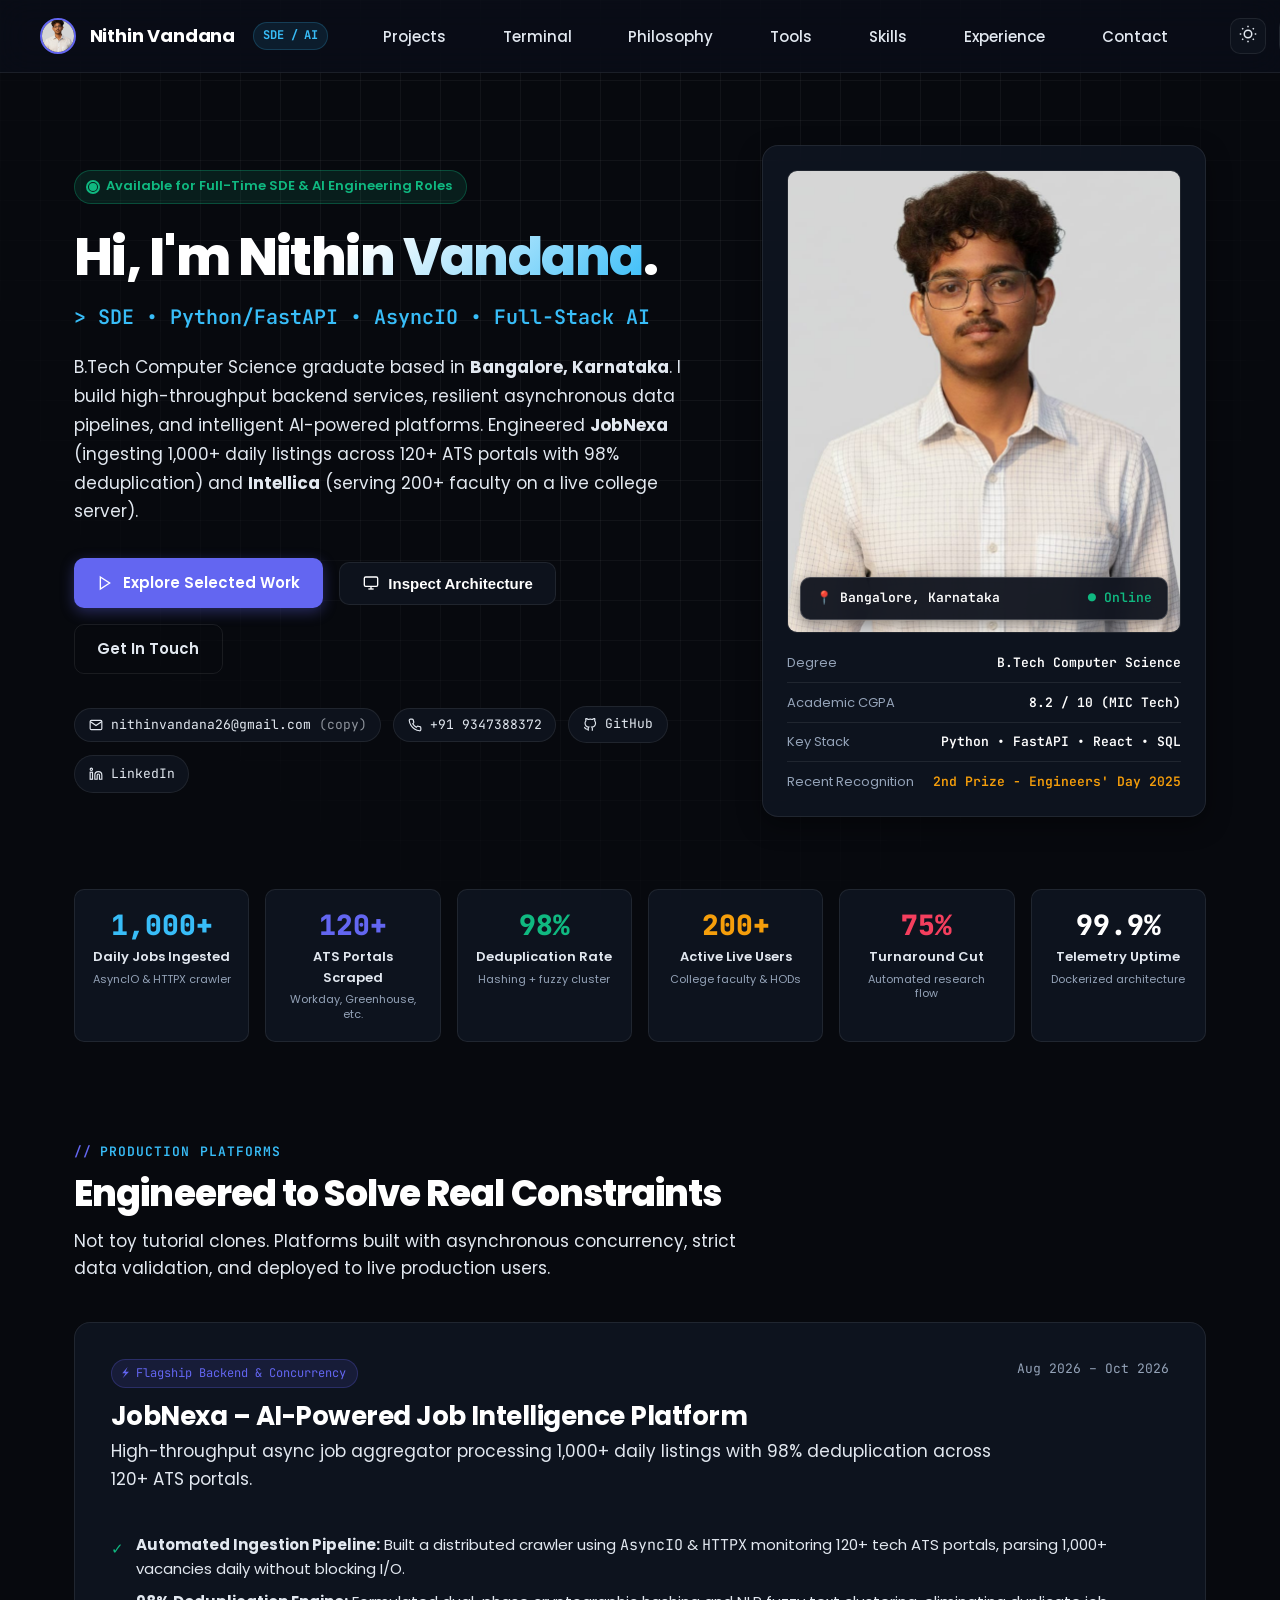
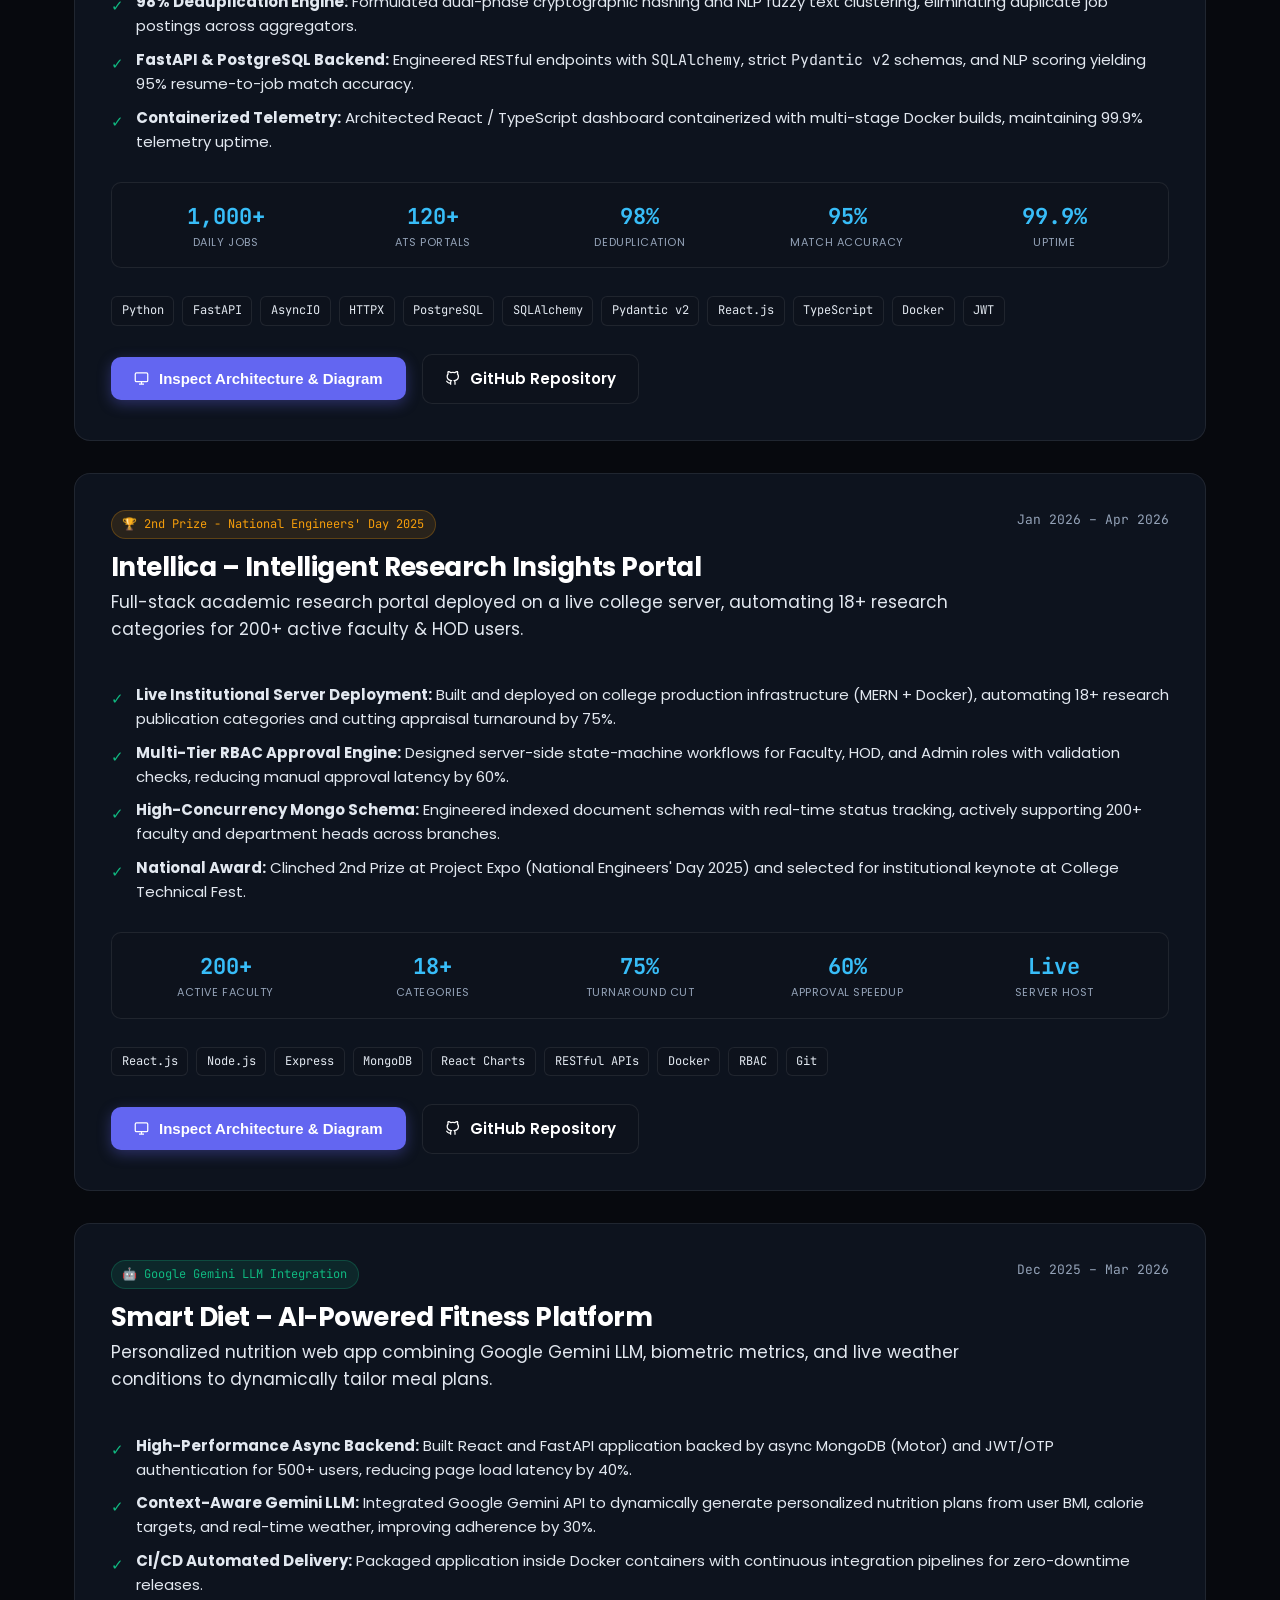
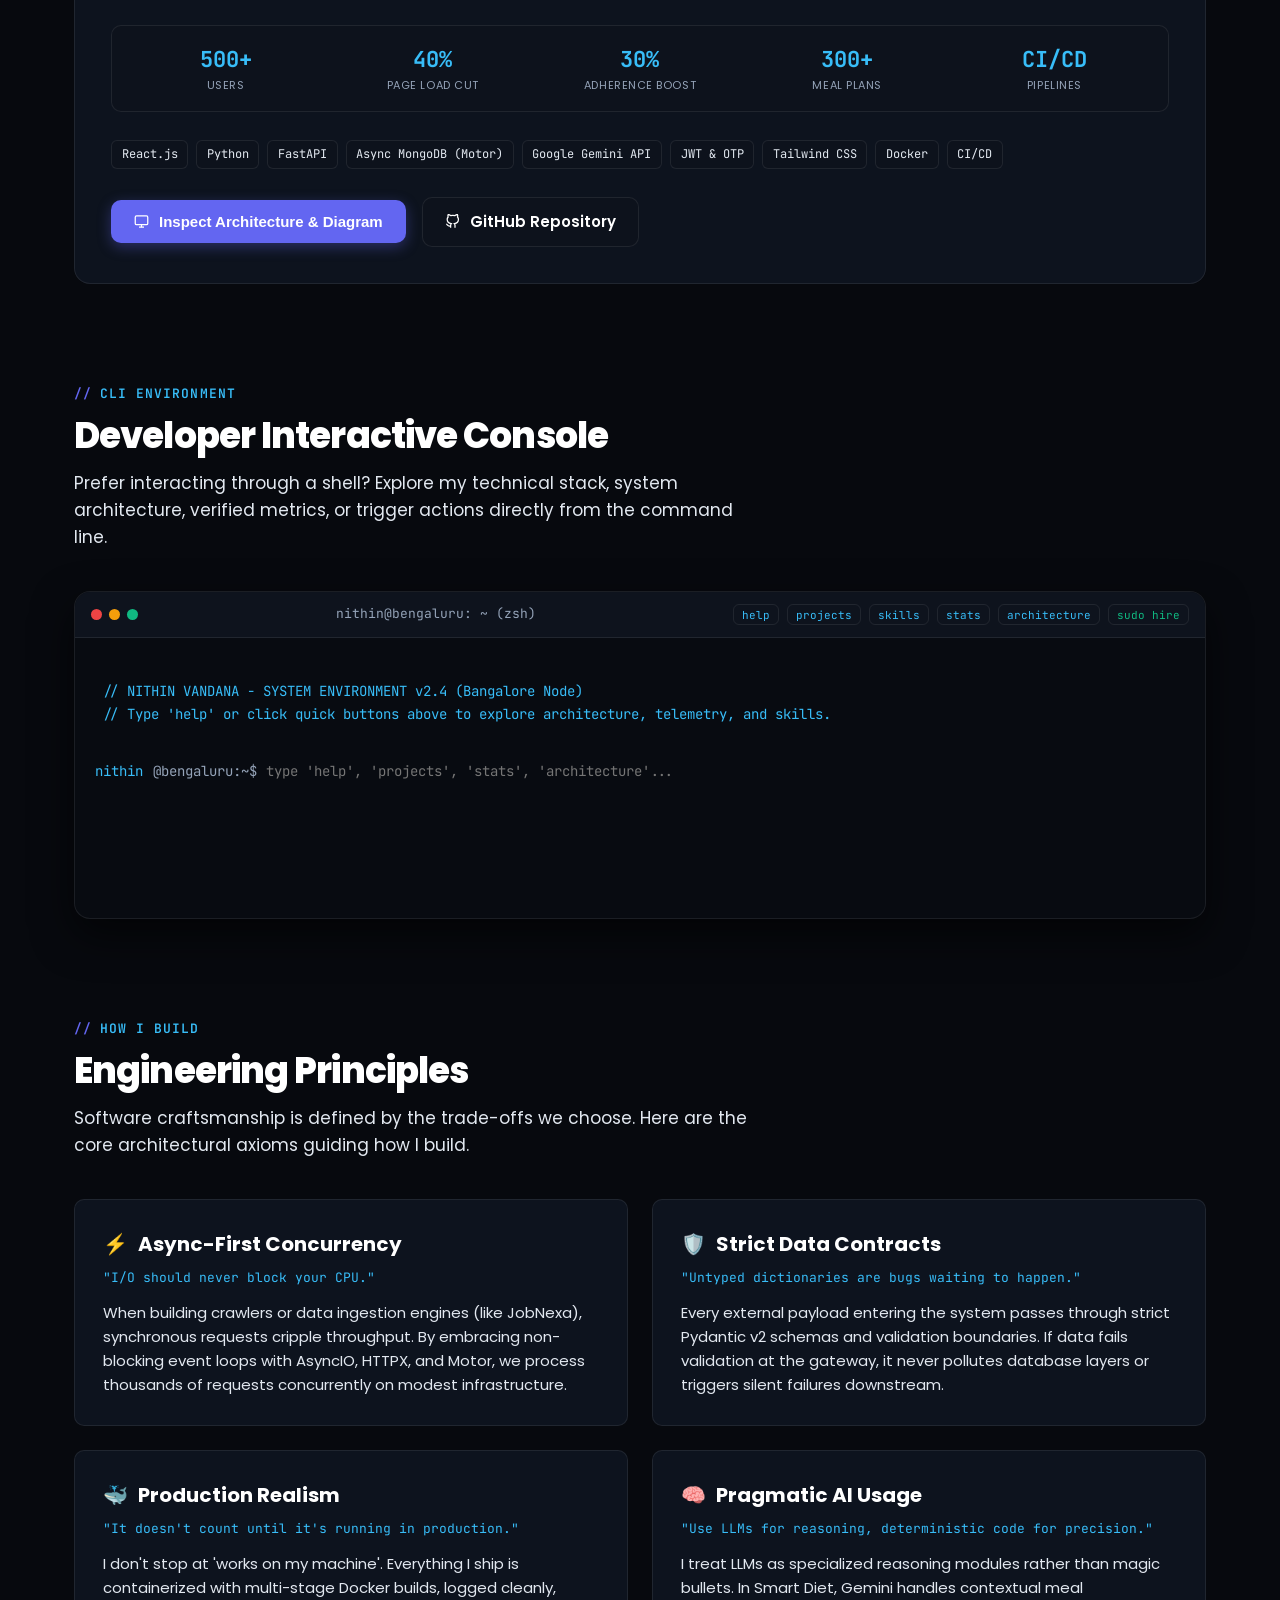
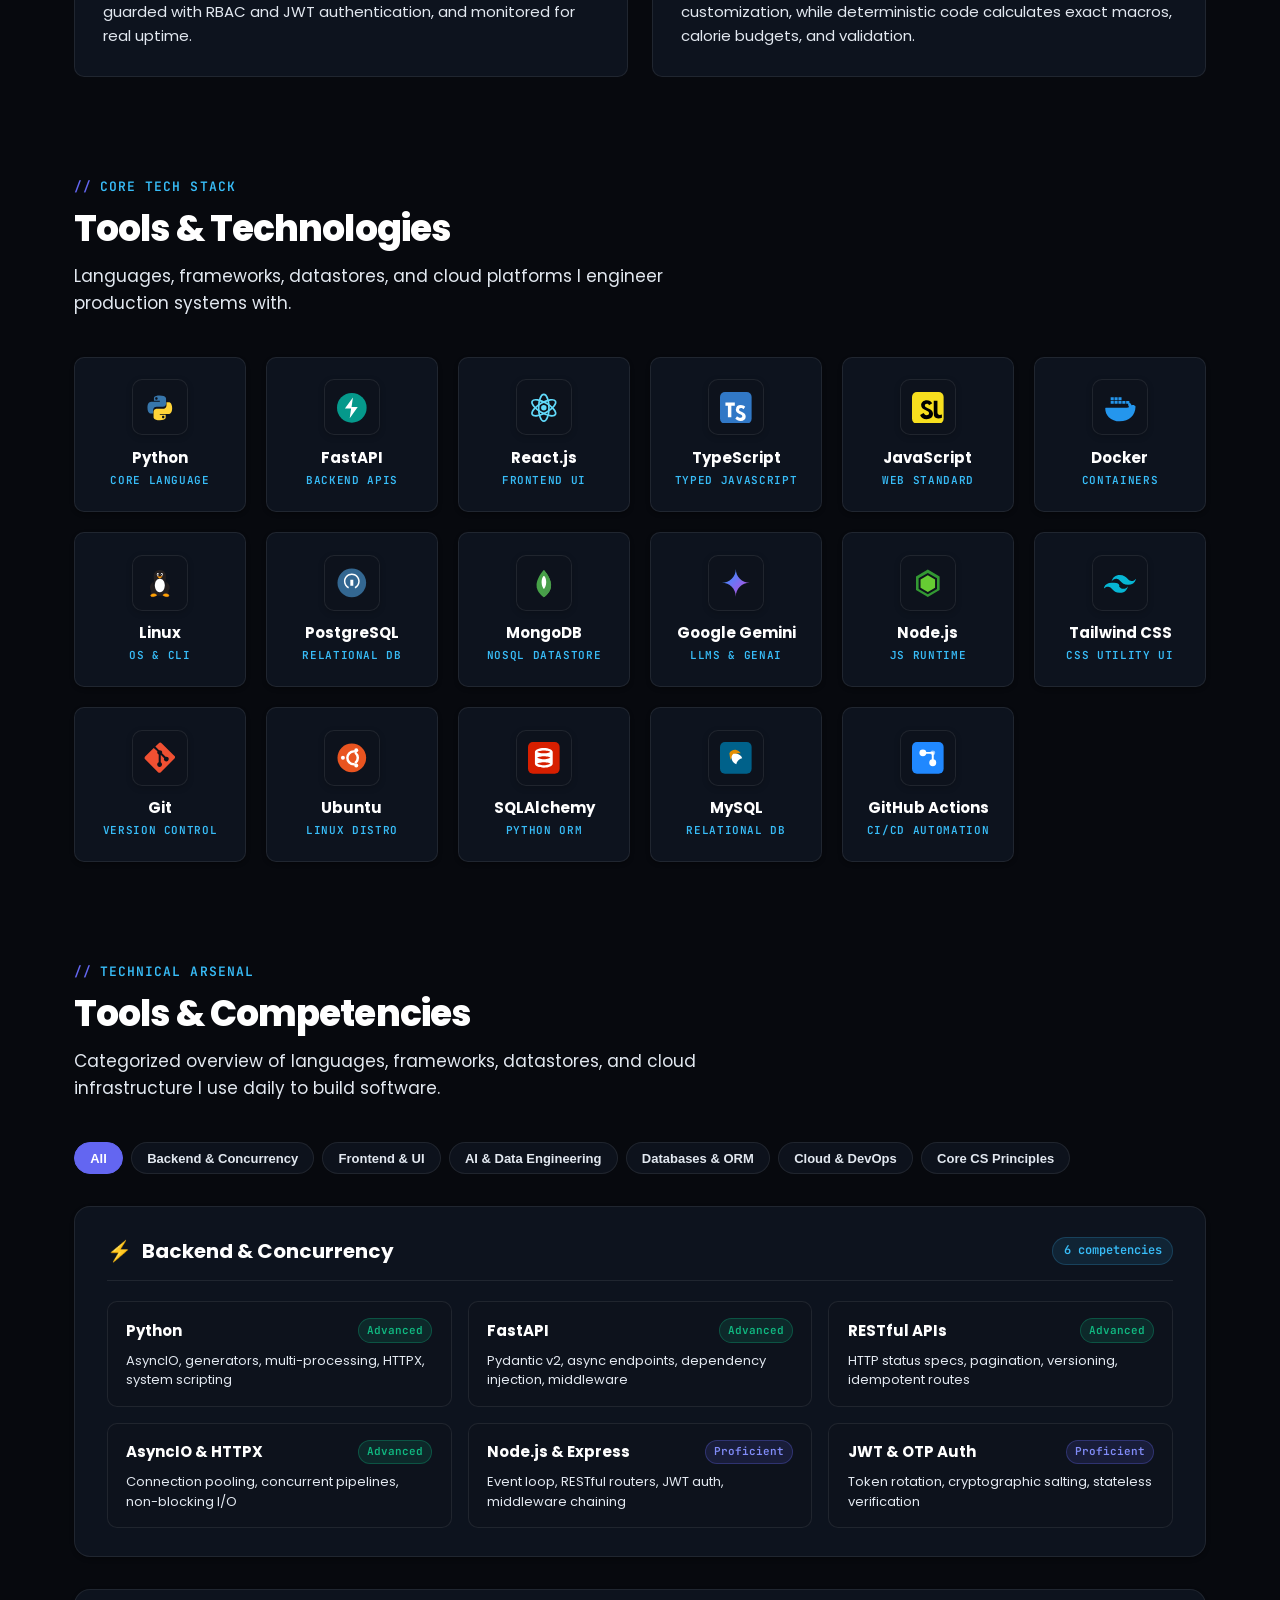
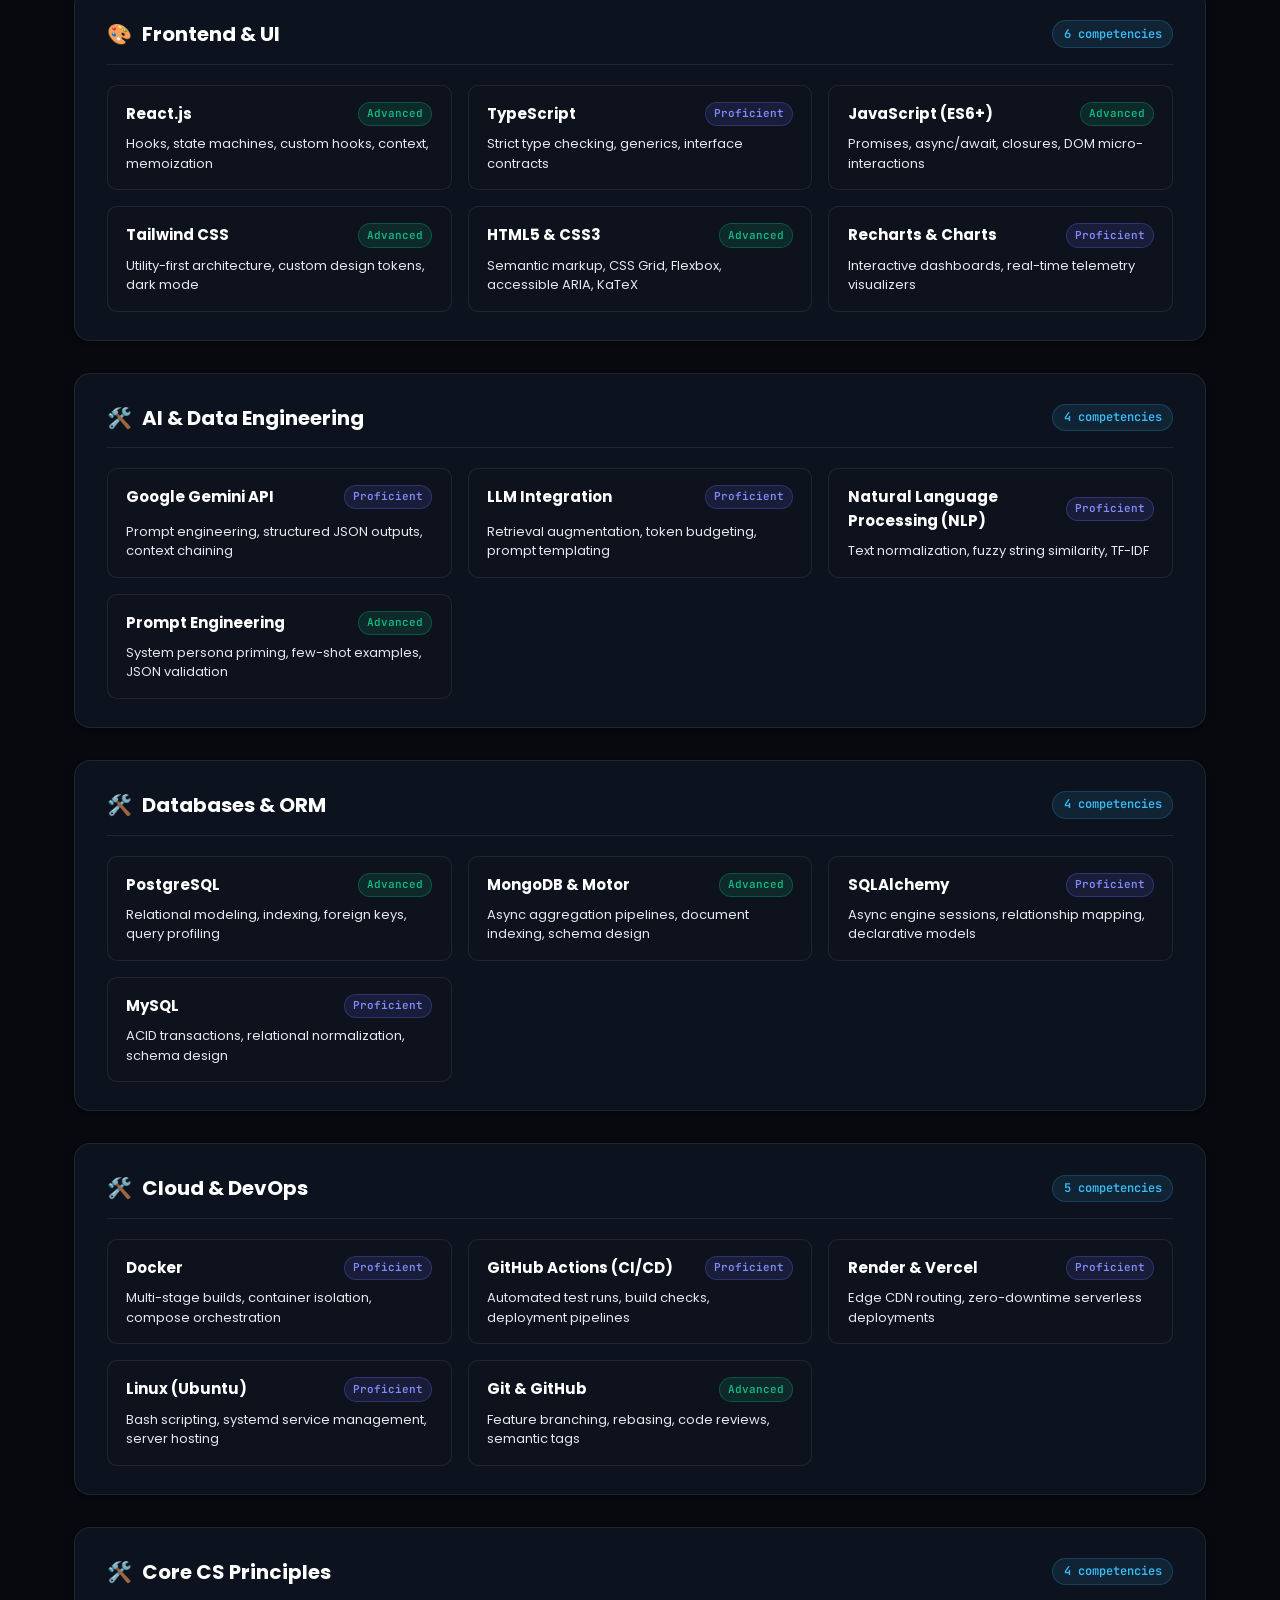
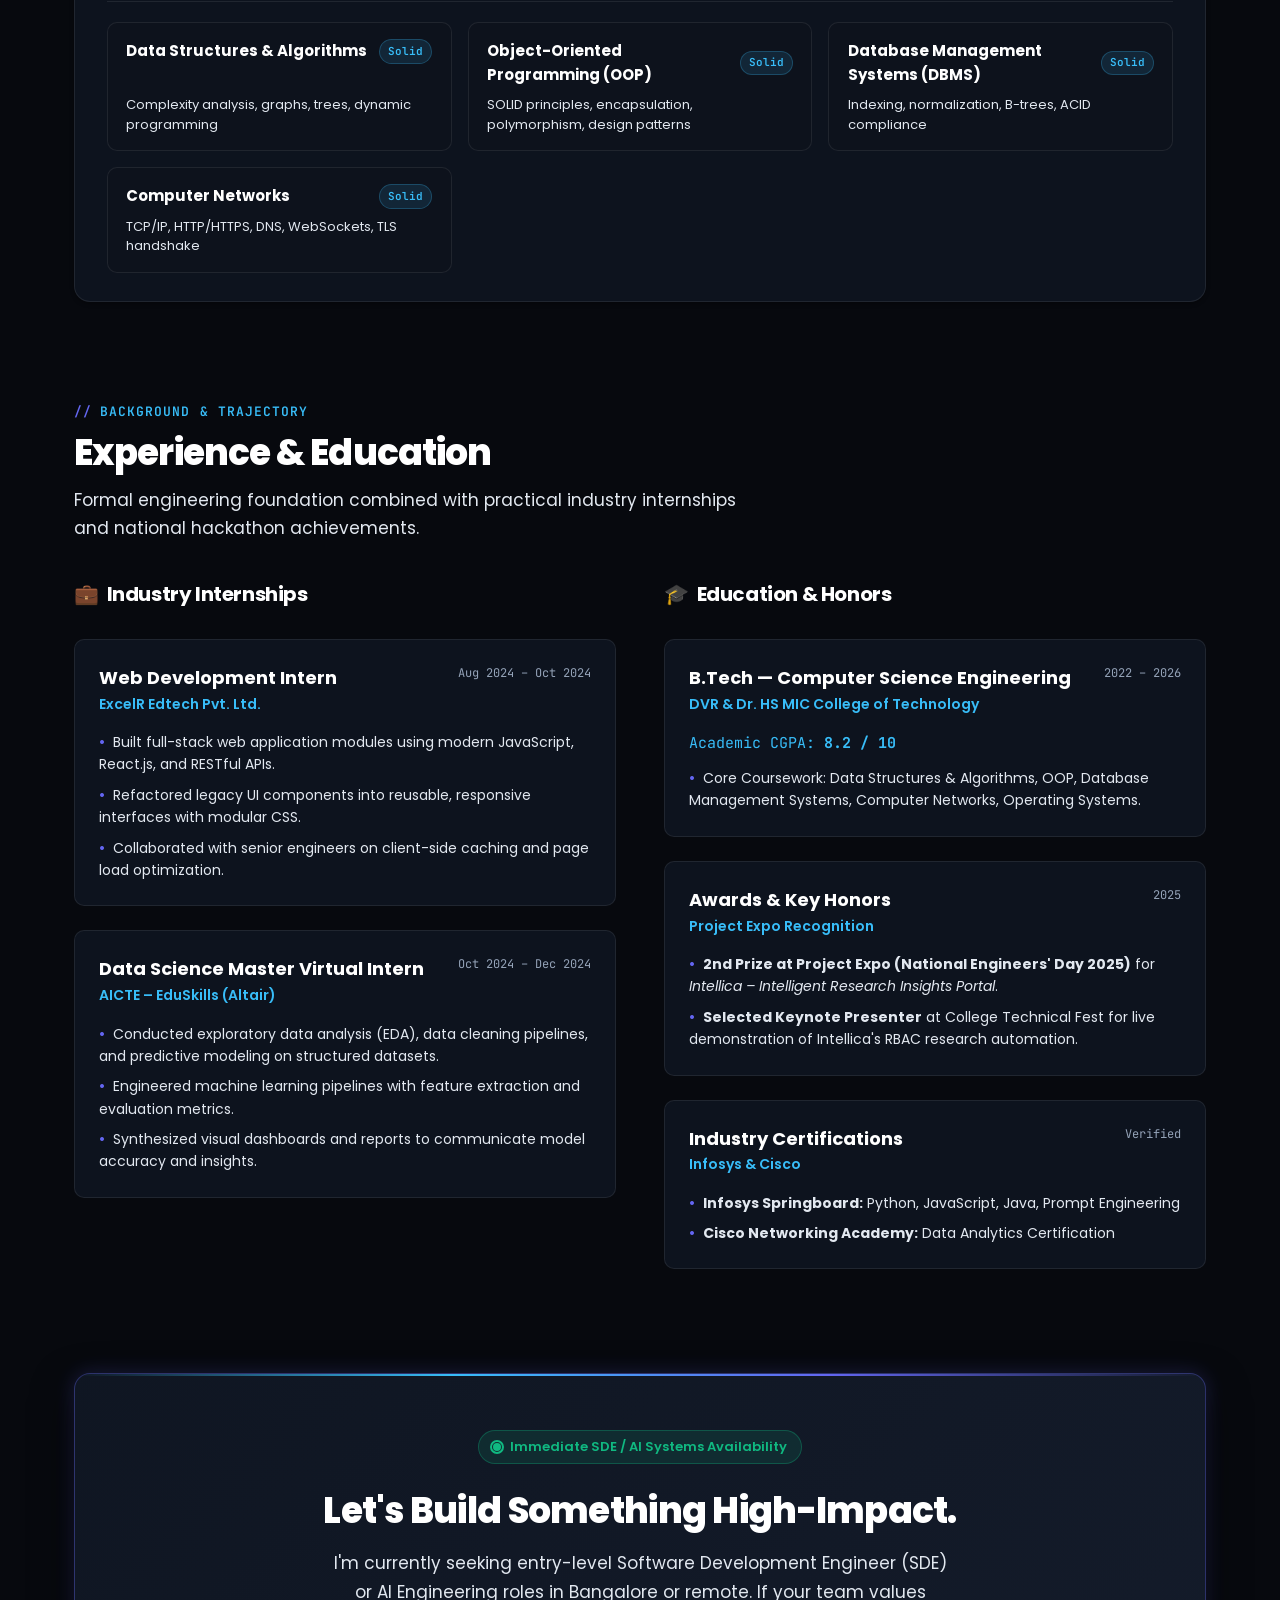
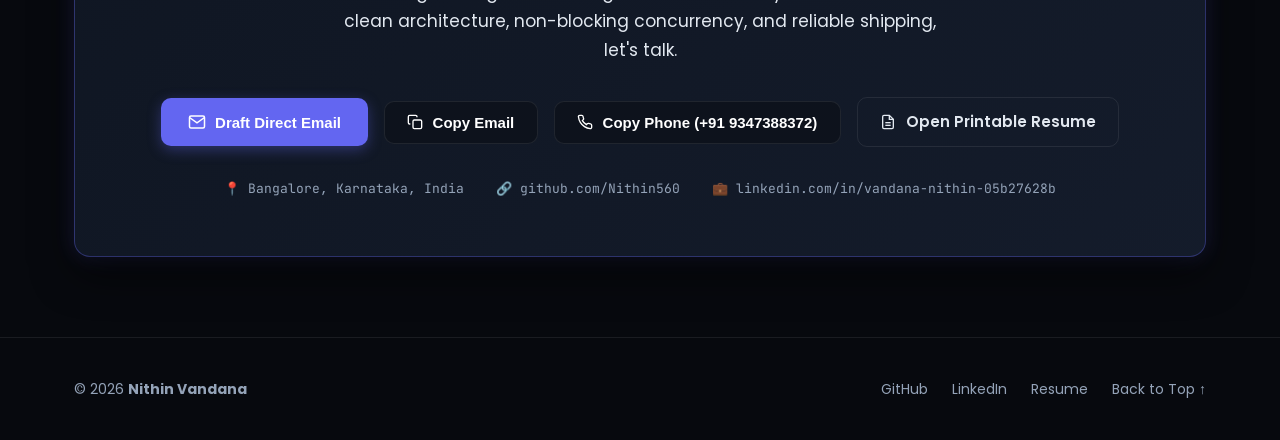
<file: index.html>
<!DOCTYPE html>
<html lang="en" data-theme="dark">
<head>
  <meta charset="UTF-8" />
  <meta name="viewport" content="width=device-width, initial-scale=1.0" />
  <title>Nithin Vandana — Software Development Engineer & AI Systems</title>
  
  <!-- SEO & Social Graph Meta Tags -->
  <meta name="description" content="Portfolio of Nithin Vandana, a Software Development Engineer based in Bangalore. Specialist in Python, FastAPI, AsyncIO, React.js, TypeScript, PostgreSQL, and LLM Integrations." />
  <meta name="keywords" content="Nithin Vandana, Software Engineer, SDE, AI Engineer, FastAPI, Python, React, AsyncIO, JobNexa, Intellica, Bangalore Developer" />
  <meta name="author" content="Nithin Vandana" />
  <meta property="og:title" content="Nithin Vandana — SDE & AI Systems Engineer" />
  <meta property="og:description" content="Building high-throughput backend services, async pipelines, and full-stack AI applications." />
  <meta property="og:type" content="website" />
  <meta name="theme-color" content="#07090e" />

  <!-- Google Fonts: Poppins & JetBrains Mono -->
  <link rel="preconnect" href="https://fonts.googleapis.com" />
  <link rel="preconnect" href="https://fonts.gstatic.com" crossorigin />
  <link href="https://fonts.googleapis.com/css2?family=Poppins:wght@300;400;500;600;700;800&family=JetBrains+Mono:wght@400;500;600;700&display=swap" rel="stylesheet" />

  <!-- Stylesheet -->
  <link rel="stylesheet" href="styles.css" />
</head>
<body>

  <!-- ==========================================================================
       Header & Sticky Navigation
       ========================================================================== -->
  <header class="site-header">
    <div class="nav-container">
      <a href="#hero" class="brand-link">
        <img src="assets/profile.jpg" id="nithin-avatar" alt="Nithin Vandana" class="brand-avatar" onerror="this.src='data:image/svg+xml;utf8,<svg xmlns=\'http://www.w3.org/2000/svg\' width=\'40\' height=\'40\' viewBox=\'0 0 40 40\'><rect width=\'40\' height=\'40\' fill=\'%236366f1\'/><text x=\'50%25\' y=\'55%25\' font-size=\'16\' font-weight=\'bold\' fill=\'%23ffffff\' text-anchor=\'middle\' dominant-baseline=\'middle\'>NV</text></svg>'" />
        <span>Nithin Vandana</span>
        <span class="brand-tag">SDE / AI</span>
      </a>

      <nav>
        <ul class="nav-menu">
          <li><a href="#projects" class="nav-link">Projects</a></li>
          <li><a href="#terminal" class="nav-link">Terminal</a></li>
          <li><a href="#principles" class="nav-link">Philosophy</a></li>
          <li><a href="#tools" class="nav-link">Tools</a></li>
          <li><a href="#skills" class="nav-link">Skills</a></li>
          <li><a href="#timeline" class="nav-link">Experience</a></li>
          <li><a href="#contact" class="nav-link">Contact</a></li>
        </ul>
      </nav>

      <div class="nav-actions">
        <button id="theme-toggle" class="btn-icon" aria-label="Toggle Theme">
          <span id="theme-icon">
            <svg width="18" height="18" viewBox="0 0 24 24" fill="none" stroke="currentColor" stroke-width="2"><circle cx="12" cy="12" r="5"/><path d="M12 1v2M12 21v2M4.22 4.22l1.42 1.42M18.36 18.36l1.42 1.42M1 12h2M21 12h2M4.22 19.78l1.42-1.42M18.36 5.64l1.42-1.42"/></svg>
          </span>
        </button>

        <a href="resume.html" target="_blank" class="btn btn-secondary" style="padding: 0.45rem 0.9rem; font-size: 0.8125rem;">
          <svg width="14" height="14" viewBox="0 0 24 24" fill="none" stroke="currentColor" stroke-width="2"><path d="M14 2H6a2 2 0 0 0-2 2v16a2 2 0 0 0 2 2h12a2 2 0 0 0 2-2V8z"/><path d="M14 2v6h6"/><line x1="16" y1="13" x2="8" y2="13"/><line x1="16" y1="17" x2="8" y2="17"/></svg>
          <span>Resume</span>
        </a>
      </div>
    </div>
  </header>

  <main>
    <!-- ==========================================================================
         Hero Section
         ========================================================================== -->
    <section id="hero" class="hero-section">
      <div class="container hero-grid">
        <div class="hero-content">
          <div class="status-badge">
            <span class="pulse-dot"></span>
            <span>Available for Full-Time SDE & AI Engineering Roles</span>
          </div>

          <h1 class="hero-title">
            Hi, I'm <span class="gradient-text">Nithin Vandana</span>.
          </h1>

          <div class="hero-subtitle">
            &gt; SDE &bull; Python/FastAPI &bull; AsyncIO &bull; Full-Stack AI
          </div>

          <p class="hero-bio">
            B.Tech Computer Science graduate based in <strong>Bangalore, Karnataka</strong>. I build high-throughput backend services, resilient asynchronous data pipelines, and intelligent AI-powered platforms. Engineered <strong>JobNexa</strong> (ingesting 1,000+ daily listings across 120+ ATS portals with 98% deduplication) and <strong>Intellica</strong> (serving 200+ faculty on a live college server).
          </p>

          <div class="hero-cta-group">
            <a href="#projects" class="btn btn-primary">
              <svg width="16" height="16" viewBox="0 0 24 24" fill="none" stroke="currentColor" stroke-width="2"><polygon points="5 3 19 12 5 21 5 3"/></svg>
              <span>Explore Selected Work</span>
            </a>
            <button class="btn btn-secondary" data-open-arch="jobnexa">
              <svg width="16" height="16" viewBox="0 0 24 24" fill="none" stroke="currentColor" stroke-width="2"><rect x="2" y="3" width="20" height="14" rx="2"/><line x1="8" y1="21" x2="16" y2="21"/><line x1="12" y1="17" x2="12" y2="21"/></svg>
              <span>Inspect Architecture</span>
            </button>
            <a href="#contact" class="btn btn-outline">
              <span>Get In Touch</span>
            </a>
          </div>

          <!-- Quick Interactive Contact Strips -->
          <div class="hero-contact-strip">
            <button class="contact-pill" data-copy="nithinvandana26@gmail.com" data-label="email address">
              <svg width="14" height="14" viewBox="0 0 24 24" fill="none" stroke="currentColor" stroke-width="2"><path d="M4 4h16c1.1 0 2 .9 2 2v12c0 1.1-.9 2-2 2H4c-1.1 0-2-.9-2-2V6c0-1.1.9-2 2-2z"/><polyline points="22,6 12,13 2,6"/></svg>
              <span>nithinvandana26@gmail.com</span>
              <span style="opacity: 0.6;">(copy)</span>
            </button>

            <button class="contact-pill" data-copy="+91 9347388372" data-label="phone number">
              <svg width="14" height="14" viewBox="0 0 24 24" fill="none" stroke="currentColor" stroke-width="2"><path d="M22 16.92v3a2 2 0 0 1-2.18 2 19.79 19.79 0 0 1-8.63-3.07 19.5 19.5 0 0 1-6-6 19.79 19.79 0 0 1-3.07-8.67A2 2 0 0 1 4.11 2h3a2 2 0 0 1 2 1.72 12.84 12.84 0 0 0 .7 2.81 2 2 0 0 1-.45 2.11L8.09 9.91a16 16 0 0 0 6 6l1.27-1.27a2 2 0 0 1 2.11-.45 12.84 12.84 0 0 0 2.81.7A2 2 0 0 1 22 16.92z"/></svg>
              <span>+91 9347388372</span>
            </button>

            <a href="https://github.com/Nithin560" target="_blank" class="contact-pill">
              <svg width="14" height="14" viewBox="0 0 24 24" fill="none" stroke="currentColor" stroke-width="2"><path d="M9 19c-5 1.5-5-2.5-7-3m14 6v-3.87a3.37 3.37 0 0 0-.94-2.61c3.14-.35 6.44-1.54 6.44-7A5.44 5.44 0 0 0 20 4.77 5.07 5.07 0 0 0 19.91 1S18.73.65 16 2.48a13.38 13.38 0 0 0-7 0C6.27.65 5.09 1 5.09 1A5.07 5.07 0 0 0 5 4.77a5.44 5.44 0 0 0-1.5 3.78c0 5.42 3.3 6.61 6.44 7A3.37 3.37 0 0 0 9 18.13V22"/></svg>
              <span>GitHub</span>
            </a>

            <a href="https://www.linkedin.com/in/vandana-nithin-05b27628b" target="_blank" class="contact-pill">
              <svg width="14" height="14" viewBox="0 0 24 24" fill="none" stroke="currentColor" stroke-width="2"><path d="M16 8a6 6 0 0 1 6 6v7h-4v-7a2 2 0 0 0-2-2 2 2 0 0 0-2 2v7h-4v-7a6 6 0 0 1 6-6z"/><rect x="2" y="9" width="4" height="12"/><circle cx="4" cy="4" r="2"/></svg>
              <span>LinkedIn</span>
            </a>
          </div>
        </div>

        <!-- Profile Visual Column with Real Photo -->
        <div class="hero-visual-card">
          <div class="visual-image-wrap">
            <img src="assets/profile.jpg" alt="Nithin Vandana" class="visual-image" onerror="this.src='data:image/svg+xml;utf8,<svg xmlns=\'http://www.w3.org/2000/svg\' width=\'300\' height=\'350\' viewBox=\'0 0 300 350\'><rect width=\'300\' height=\'350\' fill=\'%23111827\'/><text x=\'50%25\' y=\'50%25\' font-size=\'20\' font-weight=\'bold\' fill=\'%2394a3b8\' text-anchor=\'middle\'>Nithin Vandana</text></svg>'" />
            <div class="image-overlay-badge">
              <span class="badge-location">📍 Bangalore, Karnataka</span>
              <span class="badge-status">● Online</span>
            </div>
          </div>

          <div class="visual-details-list">
            <div class="visual-detail-item">
              <span class="visual-label">Degree</span>
              <span class="visual-val">B.Tech Computer Science</span>
            </div>
            <div class="visual-detail-item">
              <span class="visual-label">Academic CGPA</span>
              <span class="visual-val">8.2 / 10 (MIC Tech)</span>
            </div>
            <div class="visual-detail-item">
              <span class="visual-label">Key Stack</span>
              <span class="visual-val">Python &bull; FastAPI &bull; React &bull; SQL</span>
            </div>
            <div class="visual-detail-item">
              <span class="visual-label">Recent Recognition</span>
              <span class="visual-val" style="color: var(--accent-amber);">2nd Prize - Engineers' Day 2025</span>
            </div>
          </div>
        </div>
      </div>
    </section>

    <!-- ==========================================================================
         Metrics & Telemetry Strip
         ========================================================================== -->
    <section class="metrics-section">
      <div class="container">
        <div class="metrics-grid">
          <div class="metric-card">
            <div class="metric-val">1,000+</div>
            <div class="metric-label">Daily Jobs Ingested</div>
            <div class="metric-detail">AsyncIO & HTTPX crawler</div>
          </div>
          <div class="metric-card">
            <div class="metric-val">120+</div>
            <div class="metric-label">ATS Portals Scraped</div>
            <div class="metric-detail">Workday, Greenhouse, etc.</div>
          </div>
          <div class="metric-card">
            <div class="metric-val">98%</div>
            <div class="metric-label">Deduplication Rate</div>
            <div class="metric-detail">Hashing + fuzzy cluster</div>
          </div>
          <div class="metric-card">
            <div class="metric-val">200+</div>
            <div class="metric-label">Active Live Users</div>
            <div class="metric-detail">College faculty & HODs</div>
          </div>
          <div class="metric-card">
            <div class="metric-val">75%</div>
            <div class="metric-label">Turnaround Cut</div>
            <div class="metric-detail">Automated research flow</div>
          </div>
          <div class="metric-card">
            <div class="metric-val">99.9%</div>
            <div class="metric-label">Telemetry Uptime</div>
            <div class="metric-detail">Dockerized architecture</div>
          </div>
        </div>
      </div>
    </section>

    <!-- ==========================================================================
         Selected Work / Projects
         ========================================================================== -->
    <section id="projects" class="projects-section">
      <div class="container">
        <div class="section-head">
          <div class="section-kicker">PRODUCTION PLATFORMS</div>
          <h2 class="section-title">Engineered to Solve Real Constraints</h2>
          <p class="section-subtitle">
            Not toy tutorial clones. Platforms built with asynchronous concurrency, strict data validation, and deployed to live production users.
          </p>
        </div>

        <div class="projects-list">
          
          <!-- Project 1: JobNexa -->
          <article class="project-card">
            <div class="project-header">
              <div>
                <div class="project-badge-pill">⚡ Flagship Backend & Concurrency</div>
                <h3 class="project-title">JobNexa – AI-Powered Job Intelligence Platform</h3>
                <div class="project-tagline">
                  High-throughput async job aggregator processing 1,000+ daily listings with 98% deduplication across 120+ ATS portals.
                </div>
              </div>
              <div class="project-period">Aug 2026 – Oct 2026</div>
            </div>

            <ul class="project-highlights">
              <li class="project-highlight-item">
                <span class="check-icon">✓</span>
                <span><strong>Automated Ingestion Pipeline:</strong> Built a distributed crawler using <code>AsyncIO</code> & <code>HTTPX</code> monitoring 120+ tech ATS portals, parsing 1,000+ vacancies daily without blocking I/O.</span>
              </li>
              <li class="project-highlight-item">
                <span class="check-icon">✓</span>
                <span><strong>98% Deduplication Engine:</strong> Formulated dual-phase cryptographic hashing and NLP fuzzy text clustering, eliminating duplicate job postings across aggregators.</span>
              </li>
              <li class="project-highlight-item">
                <span class="check-icon">✓</span>
                <span><strong>FastAPI & PostgreSQL Backend:</strong> Engineered RESTful endpoints with <code>SQLAlchemy</code>, strict <code>Pydantic v2</code> schemas, and NLP scoring yielding 95% resume-to-job match accuracy.</span>
              </li>
              <li class="project-highlight-item">
                <span class="check-icon">✓</span>
                <span><strong>Containerized Telemetry:</strong> Architected React / TypeScript dashboard containerized with multi-stage Docker builds, maintaining 99.9% telemetry uptime.</span>
              </li>
            </ul>

            <div class="project-metrics-row">
              <div class="proj-metric-item">
                <div class="proj-metric-val">1,000+</div>
                <div class="proj-metric-lbl">Daily Jobs</div>
              </div>
              <div class="proj-metric-item">
                <div class="proj-metric-val">120+</div>
                <div class="proj-metric-lbl">ATS Portals</div>
              </div>
              <div class="proj-metric-item">
                <div class="proj-metric-val">98%</div>
                <div class="proj-metric-lbl">Deduplication</div>
              </div>
              <div class="proj-metric-item">
                <div class="proj-metric-val">95%</div>
                <div class="proj-metric-lbl">Match Accuracy</div>
              </div>
              <div class="proj-metric-item">
                <div class="proj-metric-val">99.9%</div>
                <div class="proj-metric-lbl">Uptime</div>
              </div>
            </div>

            <div class="tags-row">
              <span class="tech-tag">Python</span>
              <span class="tech-tag">FastAPI</span>
              <span class="tech-tag">AsyncIO</span>
              <span class="tech-tag">HTTPX</span>
              <span class="tech-tag">PostgreSQL</span>
              <span class="tech-tag">SQLAlchemy</span>
              <span class="tech-tag">Pydantic v2</span>
              <span class="tech-tag">React.js</span>
              <span class="tech-tag">TypeScript</span>
              <span class="tech-tag">Docker</span>
              <span class="tech-tag">JWT</span>
            </div>

            <div class="project-actions">
              <button class="btn btn-primary" data-open-arch="jobnexa">
                <svg width="15" height="15" viewBox="0 0 24 24" fill="none" stroke="currentColor" stroke-width="2"><rect x="2" y="3" width="20" height="14" rx="2"/><line x1="8" y1="21" x2="16" y2="21"/><line x1="12" y1="17" x2="12" y2="21"/></svg>
                <span>Inspect Architecture & Diagram</span>
              </button>
              <a href="https://github.com/Nithin560/JobNexa" target="_blank" class="btn btn-secondary">
                <svg width="15" height="15" viewBox="0 0 24 24" fill="none" stroke="currentColor" stroke-width="2"><path d="M9 19c-5 1.5-5-2.5-7-3m14 6v-3.87a3.37 3.37 0 0 0-.94-2.61c3.14-.35 6.44-1.54 6.44-7A5.44 5.44 0 0 0 20 4.77 5.07 5.07 0 0 0 19.91 1S18.73.65 16 2.48a13.38 13.38 0 0 0-7 0C6.27.65 5.09 1 5.09 1A5.07 5.07 0 0 0 5 4.77a5.44 5.44 0 0 0-1.5 3.78c0 5.42 3.3 6.61 6.44 7A3.37 3.37 0 0 0 9 18.13V22"/></svg>
                <span>GitHub Repository</span>
              </a>
            </div>
          </article>

          <!-- Project 2: Intellica -->
          <article class="project-card">
            <div class="project-header">
              <div>
                <div class="project-badge-pill" style="color: var(--accent-amber); background: rgba(245, 158, 11, 0.12); border-color: rgba(245, 158, 11, 0.25);">
                  🏆 2nd Prize - National Engineers' Day 2025
                </div>
                <h3 class="project-title">Intellica – Intelligent Research Insights Portal</h3>
                <div class="project-tagline">
                  Full-stack academic research portal deployed on a live college server, automating 18+ research categories for 200+ active faculty & HOD users.
                </div>
              </div>
              <div class="project-period">Jan 2026 – Apr 2026</div>
            </div>

            <ul class="project-highlights">
              <li class="project-highlight-item">
                <span class="check-icon">✓</span>
                <span><strong>Live Institutional Server Deployment:</strong> Built and deployed on college production infrastructure (MERN + Docker), automating 18+ research publication categories and cutting appraisal turnaround by 75%.</span>
              </li>
              <li class="project-highlight-item">
                <span class="check-icon">✓</span>
                <span><strong>Multi-Tier RBAC Approval Engine:</strong> Designed server-side state-machine workflows for Faculty, HOD, and Admin roles with validation checks, reducing manual approval latency by 60%.</span>
              </li>
              <li class="project-highlight-item">
                <span class="check-icon">✓</span>
                <span><strong>High-Concurrency Mongo Schema:</strong> Engineered indexed document schemas with real-time status tracking, actively supporting 200+ faculty and department heads across branches.</span>
              </li>
              <li class="project-highlight-item">
                <span class="check-icon">✓</span>
                <span><strong>National Award:</strong> Clinched 2nd Prize at Project Expo (National Engineers' Day 2025) and selected for institutional keynote at College Technical Fest.</span>
              </li>
            </ul>

            <div class="project-metrics-row">
              <div class="proj-metric-item">
                <div class="proj-metric-val">200+</div>
                <div class="proj-metric-lbl">Active Faculty</div>
              </div>
              <div class="proj-metric-item">
                <div class="proj-metric-val">18+</div>
                <div class="proj-metric-lbl">Categories</div>
              </div>
              <div class="proj-metric-item">
                <div class="proj-metric-val">75%</div>
                <div class="proj-metric-lbl">Turnaround Cut</div>
              </div>
              <div class="proj-metric-item">
                <div class="proj-metric-val">60%</div>
                <div class="proj-metric-lbl">Approval Speedup</div>
              </div>
              <div class="proj-metric-item">
                <div class="proj-metric-val">Live</div>
                <div class="proj-metric-lbl">Server Host</div>
              </div>
            </div>

            <div class="tags-row">
              <span class="tech-tag">React.js</span>
              <span class="tech-tag">Node.js</span>
              <span class="tech-tag">Express</span>
              <span class="tech-tag">MongoDB</span>
              <span class="tech-tag">React Charts</span>
              <span class="tech-tag">RESTful APIs</span>
              <span class="tech-tag">Docker</span>
              <span class="tech-tag">RBAC</span>
              <span class="tech-tag">Git</span>
            </div>

            <div class="project-actions">
              <button class="btn btn-primary" data-open-arch="intellica">
                <svg width="15" height="15" viewBox="0 0 24 24" fill="none" stroke="currentColor" stroke-width="2"><rect x="2" y="3" width="20" height="14" rx="2"/><line x1="8" y1="21" x2="16" y2="21"/><line x1="12" y1="17" x2="12" y2="21"/></svg>
                <span>Inspect Architecture & Diagram</span>
              </button>
              <a href="https://github.com/Nithin560/Intellica" target="_blank" class="btn btn-secondary">
                <svg width="15" height="15" viewBox="0 0 24 24" fill="none" stroke="currentColor" stroke-width="2"><path d="M9 19c-5 1.5-5-2.5-7-3m14 6v-3.87a3.37 3.37 0 0 0-.94-2.61c3.14-.35 6.44-1.54 6.44-7A5.44 5.44 0 0 0 20 4.77 5.07 5.07 0 0 0 19.91 1S18.73.65 16 2.48a13.38 13.38 0 0 0-7 0C6.27.65 5.09 1 5.09 1A5.07 5.07 0 0 0 5 4.77a5.44 5.44 0 0 0-1.5 3.78c0 5.42 3.3 6.61 6.44 7A3.37 3.37 0 0 0 9 18.13V22"/></svg>
                <span>GitHub Repository</span>
              </a>
            </div>
          </article>

          <!-- Project 3: Smart Diet -->
          <article class="project-card">
            <div class="project-header">
              <div>
                <div class="project-badge-pill" style="color: var(--accent-emerald); background: rgba(16, 185, 129, 0.12); border-color: rgba(16, 185, 129, 0.25);">
                  🤖 Google Gemini LLM Integration
                </div>
                <h3 class="project-title">Smart Diet – AI-Powered Fitness Platform</h3>
                <div class="project-tagline">
                  Personalized nutrition web app combining Google Gemini LLM, biometric metrics, and live weather conditions to dynamically tailor meal plans.
                </div>
              </div>
              <div class="project-period">Dec 2025 – Mar 2026</div>
            </div>

            <ul class="project-highlights">
              <li class="project-highlight-item">
                <span class="check-icon">✓</span>
                <span><strong>High-Performance Async Backend:</strong> Built React and FastAPI application backed by async MongoDB (Motor) and JWT/OTP authentication for 500+ users, reducing page load latency by 40%.</span>
              </li>
              <li class="project-highlight-item">
                <span class="check-icon">✓</span>
                <span><strong>Context-Aware Gemini LLM:</strong> Integrated Google Gemini API to dynamically generate personalized nutrition plans from user BMI, calorie targets, and real-time weather, improving adherence by 30%.</span>
              </li>
              <li class="project-highlight-item">
                <span class="check-icon">✓</span>
                <span><strong>CI/CD Automated Delivery:</strong> Packaged application inside Docker containers with continuous integration pipelines for zero-downtime releases.</span>
              </li>
            </ul>

            <div class="project-metrics-row">
              <div class="proj-metric-item">
                <div class="proj-metric-val">500+</div>
                <div class="proj-metric-lbl">Users</div>
              </div>
              <div class="proj-metric-item">
                <div class="proj-metric-val">40%</div>
                <div class="proj-metric-lbl">Page Load Cut</div>
              </div>
              <div class="proj-metric-item">
                <div class="proj-metric-val">30%</div>
                <div class="proj-metric-lbl">Adherence Boost</div>
              </div>
              <div class="proj-metric-item">
                <div class="proj-metric-val">300+</div>
                <div class="proj-metric-lbl">Meal Plans</div>
              </div>
              <div class="proj-metric-item">
                <div class="proj-metric-val">CI/CD</div>
                <div class="proj-metric-lbl">Pipelines</div>
              </div>
            </div>

            <div class="tags-row">
              <span class="tech-tag">React.js</span>
              <span class="tech-tag">Python</span>
              <span class="tech-tag">FastAPI</span>
              <span class="tech-tag">Async MongoDB (Motor)</span>
              <span class="tech-tag">Google Gemini API</span>
              <span class="tech-tag">JWT & OTP</span>
              <span class="tech-tag">Tailwind CSS</span>
              <span class="tech-tag">Docker</span>
              <span class="tech-tag">CI/CD</span>
            </div>

            <div class="project-actions">
              <button class="btn btn-primary" data-open-arch="smart-diet">
                <svg width="15" height="15" viewBox="0 0 24 24" fill="none" stroke="currentColor" stroke-width="2"><rect x="2" y="3" width="20" height="14" rx="2"/><line x1="8" y1="21" x2="16" y2="21"/><line x1="12" y1="17" x2="12" y2="21"/></svg>
                <span>Inspect Architecture & Diagram</span>
              </button>
              <a href="https://github.com/Nithin560/Smart-Diet" target="_blank" class="btn btn-secondary">
                <svg width="15" height="15" viewBox="0 0 24 24" fill="none" stroke="currentColor" stroke-width="2"><path d="M9 19c-5 1.5-5-2.5-7-3m14 6v-3.87a3.37 3.37 0 0 0-.94-2.61c3.14-.35 6.44-1.54 6.44-7A5.44 5.44 0 0 0 20 4.77 5.07 5.07 0 0 0 19.91 1S18.73.65 16 2.48a13.38 13.38 0 0 0-7 0C6.27.65 5.09 1 5.09 1A5.07 5.07 0 0 0 5 4.77a5.44 5.44 0 0 0-1.5 3.78c0 5.42 3.3 6.61 6.44 7A3.37 3.37 0 0 0 9 18.13V22"/></svg>
                <span>GitHub Repository</span>
              </a>
            </div>
          </article>

        </div>
      </div>
    </section>

    <!-- ==========================================================================
         Interactive Developer Terminal
         ========================================================================== -->
    <section id="terminal" class="terminal-section">
      <div class="container">
        <div class="section-head">
          <div class="section-kicker">CLI ENVIRONMENT</div>
          <h2 class="section-title">Developer Interactive Console</h2>
          <p class="section-subtitle">
            Prefer interacting through a shell? Explore my technical stack, system architecture, verified metrics, or trigger actions directly from the command line.
          </p>
        </div>

        <div class="terminal-window">
          <div class="terminal-bar">
            <div class="terminal-dots">
              <span class="terminal-dot dot-red"></span>
              <span class="terminal-dot dot-yellow"></span>
              <span class="terminal-dot dot-green"></span>
            </div>
            <div class="terminal-title">nithin@bengaluru: ~ (zsh)</div>
            <div class="terminal-shortcuts">
              <button class="quick-cmd-btn" data-quick-cmd="help">help</button>
              <button class="quick-cmd-btn" data-quick-cmd="projects">projects</button>
              <button class="quick-cmd-btn" data-quick-cmd="skills">skills</button>
              <button class="quick-cmd-btn" data-quick-cmd="stats">stats</button>
              <button class="quick-cmd-btn" data-quick-cmd="architecture">architecture</button>
              <button class="quick-cmd-btn" data-quick-cmd="sudo hire" style="color: var(--accent-emerald);">sudo hire</button>
            </div>
          </div>

          <div class="terminal-body">
            <div id="terminal-history" class="terminal-history"></div>
            
            <div class="terminal-input-row">
              <div class="terminal-prompt-line">
                <span class="prompt-user">nithin</span><span class="prompt-host">@bengaluru:~$</span>
              </div>
              <input type="text" id="terminal-input" class="terminal-input" placeholder="type 'help', 'projects', 'stats', 'architecture'..." autocomplete="off" spellcheck="false" />
            </div>
          </div>
        </div>
      </div>
    </section>

    <!-- ==========================================================================
         Engineering Principles / How I Build
         ========================================================================== -->
    <section id="principles" class="principles-section">
      <div class="container">
        <div class="section-head">
          <div class="section-kicker">HOW I BUILD</div>
          <h2 class="section-title">Engineering Principles</h2>
          <p class="section-subtitle">
            Software craftsmanship is defined by the trade-offs we choose. Here are the core architectural axioms guiding how I build.
          </p>
        </div>

        <div class="principles-grid">
          <div class="principle-card">
            <div class="principle-title">
              <span>⚡</span> Async-First Concurrency
            </div>
            <div class="principle-quote">"I/O should never block your CPU."</div>
            <p class="principle-body">
              When building crawlers or data ingestion engines (like JobNexa), synchronous requests cripple throughput. By embracing non-blocking event loops with AsyncIO, HTTPX, and Motor, we process thousands of requests concurrently on modest infrastructure.
            </p>
          </div>

          <div class="principle-card">
            <div class="principle-title">
              <span>🛡️</span> Strict Data Contracts
            </div>
            <div class="principle-quote">"Untyped dictionaries are bugs waiting to happen."</div>
            <p class="principle-body">
              Every external payload entering the system passes through strict Pydantic v2 schemas and validation boundaries. If data fails validation at the gateway, it never pollutes database layers or triggers silent failures downstream.
            </p>
          </div>

          <div class="principle-card">
            <div class="principle-title">
              <span>🐳</span> Production Realism
            </div>
            <div class="principle-quote">"It doesn't count until it's running in production."</div>
            <p class="principle-body">
              I don't stop at 'works on my machine'. Everything I ship is containerized with multi-stage Docker builds, logged cleanly, guarded with RBAC and JWT authentication, and monitored for real uptime.
            </p>
          </div>

          <div class="principle-card">
            <div class="principle-title">
              <span>🧠</span> Pragmatic AI Usage
            </div>
            <div class="principle-quote">"Use LLMs for reasoning, deterministic code for precision."</div>
            <p class="principle-body">
              I treat LLMs as specialized reasoning modules rather than magic bullets. In Smart Diet, Gemini handles contextual meal customization, while deterministic code calculates exact macros, calorie budgets, and validation.
            </p>
          </div>
        </div>
      </div>
    </section>

    <!-- ==========================================================================
         Tools & Technologies Showcase (with Visual Brand Logos)
         ========================================================================== -->
    <section id="tools" class="tools-showcase-section">
      <div class="container">
        <div class="section-head">
          <div class="section-kicker">CORE TECH STACK</div>
          <h2 class="section-title">Tools &amp; Technologies</h2>
          <p class="section-subtitle">
            Languages, frameworks, datastores, and cloud platforms I engineer production systems with.
          </p>
        </div>

        <div class="tools-grid">
          <!-- Python -->
          <div class="tool-card">
            <div class="tool-icon-wrap" title="Python">
              <svg viewBox="0 0 128 128" width="36" height="36">
                <path fill="#3776AB" d="M63.5 13.8c-24.8 0-23.3 10.7-23.3 10.7l.1 11.1h23.8v3.4H30.5S14 37.1 14 62.4s14.4 24.3 14.4 24.3h8.6v-12.1s-.5-14.4 14.2-14.4h24.4s13.7.2 13.7-13.4V27.3s2.1-13.5-25.8-13.5zm-13.2 7.7c2.8 0 5 2.2 5 5s-2.2 5-5 5-5-2.2-5-5 2.2-5 5-5z"/>
                <path fill="#FFD438" d="M64.5 114.2c24.8 0 23.3-10.7 23.3-10.7l-.1-11.1H63.9V89h33.6s16.5 1.9 16.5-23.4-14.4-24.3-14.4-24.3h-8.6v12.1s.5 14.4-14.2 14.4H52.4s-13.7-.2-13.7 13.4v19.9s-2.1 13.5 25.8 13.5zm13.2-7.7c-2.8 0-5-2.2-5-5s2.2-5 5-5 5 2.2 5 5-2.2 5-5 5z"/>
              </svg>
            </div>
            <div class="tool-info">
              <span class="tool-name">Python</span>
              <span class="tool-cat">Core Language</span>
            </div>
          </div>

          <!-- FastAPI -->
          <div class="tool-card">
            <div class="tool-icon-wrap" title="FastAPI">
              <svg viewBox="0 0 128 128" width="36" height="36">
                <circle cx="64" cy="64" r="60" fill="#05998B"/>
                <path fill="#FFFFFF" d="M68.5 22L36 67h25l-5.5 39L88 61H63z"/>
              </svg>
            </div>
            <div class="tool-info">
              <span class="tool-name">FastAPI</span>
              <span class="tool-cat">Backend APIs</span>
            </div>
          </div>

          <!-- React -->
          <div class="tool-card">
            <div class="tool-icon-wrap" title="React.js">
              <svg viewBox="0 0 128 128" width="36" height="36">
                <circle cx="64" cy="64" r="11" fill="#61DAFB"/>
                <ellipse cx="64" cy="64" rx="54" ry="21" fill="none" stroke="#61DAFB" stroke-width="7" transform="rotate(30 64 64)"/>
                <ellipse cx="64" cy="64" rx="54" ry="21" fill="none" stroke="#61DAFB" stroke-width="7" transform="rotate(90 64 64)"/>
                <ellipse cx="64" cy="64" rx="54" ry="21" fill="none" stroke="#61DAFB" stroke-width="7" transform="rotate(150 64 64)"/>
              </svg>
            </div>
            <div class="tool-info">
              <span class="tool-name">React.js</span>
              <span class="tool-cat">Frontend UI</span>
            </div>
          </div>

          <!-- TypeScript -->
          <div class="tool-card">
            <div class="tool-icon-wrap" title="TypeScript">
              <svg viewBox="0 0 128 128" width="36" height="36">
                <rect width="128" height="128" rx="20" fill="#3178C6"/>
                <path fill="#FFFFFF" d="M22 42h38v14H46v46H32V56H22V42zm43 27c0-10 7-16 19-16 8 0 14 3 18 7l-7 10c-3-3-6-5-10-5-5 0-8 3-8 6 0 4 3 6 10 9 12 5 17 10 17 20 0 11-8 17-21 17-9 0-16-4-21-9l7-10c4 4 8 6 13 6 5 0 8-2 8-6 0-4-3-6-11-9-11-4-15-10-15-20z"/>
              </svg>
            </div>
            <div class="tool-info">
              <span class="tool-name">TypeScript</span>
              <span class="tool-cat">Typed JavaScript</span>
            </div>
          </div>

          <!-- JavaScript -->
          <div class="tool-card">
            <div class="tool-icon-wrap" title="JavaScript">
              <svg viewBox="0 0 128 128" width="36" height="36">
                <rect width="128" height="128" rx="20" fill="#F7DF1E"/>
                <path fill="#000000" d="M33 93l14-8c3 5 6 9 12 9 6 0 10-3 10-8 0-6-5-8-13-12-12-5-19-10-19-21 0-11 9-20 23-20 10 0 17 4 22 13l-13 8c-2-4-5-6-9-6-5 0-8 3-8 7 0 5 4 7 12 11 14 6 21 11 21 22 0 13-10 22-26 22-14 0-23-7-26-17zm55-58h15v47c0 8 4 11 10 11 3 0 6-1 8-2v13c-4 2-9 3-15 3-12 0-18-7-18-20V35z"/>
              </svg>
            </div>
            <div class="tool-info">
              <span class="tool-name">JavaScript</span>
              <span class="tool-cat">Web Standard</span>
            </div>
          </div>

          <!-- Docker -->
          <div class="tool-card">
            <div class="tool-icon-wrap" title="Docker">
              <svg viewBox="0 0 128 128" width="36" height="36">
                <path fill="#2496ED" d="M123.5 54.3c-2.4-1.8-7.8-1.5-12.1-.2-.8-5.3-4.4-9.8-9.6-11.7l-2.4-.8-.8 2.4c-2 6-1 12.3 2.9 17.2-2.3 1.3-5.2 2.3-8.6 2.8H7c-1.1 0-2 .9-2 2 0 14.5 4.9 26.6 14.4 35.8 11.2 10.9 26.6 16.9 44.4 16.9 38.3 0 62.4-23.7 63.8-59 .1-1.7-.8-3.4-2.1-4.4l-2-.1zm-84-18.1H27v11.7h12.5V36.2zm15.7 0h-12.6v11.7h12.6V36.2zm15.8 0H58.4v11.7H71V36.2zm-31.5-14.7H27v11.7h12.5V21.5zm15.7 0h-12.6v11.7h12.6V21.5zm15.8 0H58.4v11.7H71V21.5zm15.7 14.7H74.1v11.7h12.6V36.2zm15.7 0H89.8v11.7h12.6V36.2z"/>
              </svg>
            </div>
            <div class="tool-info">
              <span class="tool-name">Docker</span>
              <span class="tool-cat">Containers</span>
            </div>
          </div>

          <!-- Linux (Tux Penguin) -->
          <div class="tool-card">
            <div class="tool-icon-wrap" title="Linux">
              <svg viewBox="0 0 128 128" width="38" height="38">
                <!-- Linux Tux Penguin Mascot -->
                <path fill="#231F20" d="M64 12c-15 0-25 10-25 26 0 10 3 20 2 30-2 15-13 24-13 32 0 10 11 16 36 16s36-6 36-16c0-8-11-17-13-32-1-10 2-20 2-30 0-16-10-26-25-26z"/>
                <path fill="#FFFFFF" d="M64 48c-12 0-20 12-20 26 0 12 5 28 20 28s20-16 20-28c0-14-8-26-20-26z"/>
                <ellipse cx="56" cy="30" rx="4" ry="6" fill="#FFFFFF"/>
                <circle cx="57" cy="31" r="2.5" fill="#000000"/>
                <ellipse cx="72" cy="30" rx="4" ry="6" fill="#FFFFFF"/>
                <circle cx="71" cy="31" r="2.5" fill="#000000"/>
                <path fill="#FFA500" stroke="#E67E22" stroke-width="1.5" d="M54 36c0 0 5 10 10 10s10-10 10-10c-3 2-7 3-10 3s-7-1-10-3z"/>
                <path fill="#FFA500" stroke="#E67E22" stroke-width="1.5" d="M40 108c-10 0-16 6-12 10 4 4 18 2 24-4-3-4-8-6-12-6z"/>
                <path fill="#FFA500" stroke="#E67E22" stroke-width="1.5" d="M88 108c10 0 16 6 12 10-4 4-18 2-24-4 3-4 8-6 12-6z"/>
                <path fill="#231F20" d="M38 60c-8 6-16 16-14 26 2 10 8 12 14 6 2-10 0-22 0-32z"/>
                <path fill="#231F20" d="M90 60c8 6 16 16 14 26-2 10-8 12-14 6-2-10 0-22 0-32z"/>
              </svg>
            </div>
            <div class="tool-info">
              <span class="tool-name">Linux</span>
              <span class="tool-cat">OS &amp; CLI</span>
            </div>
          </div>

          <!-- PostgreSQL -->
          <div class="tool-card">
            <div class="tool-icon-wrap" title="PostgreSQL">
              <svg viewBox="0 0 128 128" width="36" height="36">
                <circle cx="64" cy="64" r="58" fill="#336791"/>
                <path fill="#FFFFFF" d="M64 26c-17.7 0-32 14.3-32 32 0 12.6 7.3 23.5 17.8 28.7l2.8-5.6C44 77 38 68.2 38 58c0-14.3 11.7-26 26-26s26 11.7 26 26c0 10.2-6 19-14.6 23.1l2.8 5.6C88.7 81.5 96 70.6 96 58c0-17.7-14.3-32-32-32zm-6 26v24h12V52H58z"/>
              </svg>
            </div>
            <div class="tool-info">
              <span class="tool-name">PostgreSQL</span>
              <span class="tool-cat">Relational DB</span>
            </div>
          </div>

          <!-- MongoDB -->
          <div class="tool-card">
            <div class="tool-icon-wrap" title="MongoDB">
              <svg viewBox="0 0 128 128" width="36" height="36">
                <path fill="#47A248" d="M64 12c-1.8 1.9-34.9 37.6-28.8 69.8 4.2 22 21.8 35.8 28.8 40.2 7-4.4 24.6-18.2 28.8-40.2C98.9 49.6 65.8 13.9 64 12z"/>
                <path fill="#499D4A" d="M64 12v110c7-4.4 24.6-18.2 28.8-40.2C98.9 49.6 65.8 13.9 64 12z"/>
                <path fill="#FFFFFF" d="M64 36c-.4 0-.8.2-1.1.5C57.4 43 55 52.4 55 62c0 14.4 7 24.4 8.2 26 .3.4.7.6 1.2.6.4 0 .9-.2 1.2-.6 1.2-1.6 8.2-11.6 8.2-26 0-9.6-2.4-19-7.9-25.5-.3-.3-.7-.5-1.1-.5z"/>
              </svg>
            </div>
            <div class="tool-info">
              <span class="tool-name">MongoDB</span>
              <span class="tool-cat">NoSQL Datastore</span>
            </div>
          </div>

          <!-- Google Gemini -->
          <div class="tool-card">
            <div class="tool-icon-wrap" title="Google Gemini">
              <svg viewBox="0 0 128 128" width="36" height="36">
                <defs>
                  <linearGradient id="geminiGrad" x1="0%" y1="0%" x2="100%" y2="100%">
                    <stop offset="0%" stop-color="#1BA1E3"/>
                    <stop offset="35%" stop-color="#5B7DF8"/>
                    <stop offset="70%" stop-color="#9B5DE5"/>
                    <stop offset="100%" stop-color="#F15BB5"/>
                  </linearGradient>
                </defs>
                <path fill="url(#geminiGrad)" d="M64 8C64 38.9 38.9 64 8 64c30.9 0 56 25.1 56 56 0-30.9 25.1-56 56-56-30.9 0-56-25.1-56-56z"/>
              </svg>
            </div>
            <div class="tool-info">
              <span class="tool-name">Google Gemini</span>
              <span class="tool-cat">LLMs &amp; GenAI</span>
            </div>
          </div>

          <!-- Node.js -->
          <div class="tool-card">
            <div class="tool-icon-wrap" title="Node.js">
              <svg viewBox="0 0 128 128" width="36" height="36">
                <path fill="#339933" d="M64 10.5L16.2 38.1v55.2L64 121l47.8-27.6V38.1L64 10.5zm37.2 78.4L64 110.4 26.8 88.9V45.8L64 24.3l37.2 21.5v43.1z"/>
                <path fill="#66CC33" d="M64 33.3L34.6 50.3v34.1L64 101.3l29.4-17V50.3L64 33.3z"/>
              </svg>
            </div>
            <div class="tool-info">
              <span class="tool-name">Node.js</span>
              <span class="tool-cat">JS Runtime</span>
            </div>
          </div>

          <!-- Tailwind CSS -->
          <div class="tool-card">
            <div class="tool-icon-wrap" title="Tailwind CSS">
              <svg viewBox="0 0 128 128" width="36" height="36">
                <path fill="#06B6D4" d="M64 32c-17.7 0-28.8 8.8-33.3 26.5 6.6-8.8 14.4-12.2 23.3-9.9 5.1 1.3 8.7 5 12.8 9.1 6.6 6.7 14.3 14.5 30.5 14.5 17.7 0 28.8-8.8 33.3-26.5-6.6 8.8-14.4 12.2-23.3 9.9-5.1-1.3-8.7-5-12.8-9.1-6.6-6.7-14.3-14.5-30.5-14.5zM30.7 64C13 64 1.9 72.8-2.6 90.5c6.6-8.8 14.4-12.2 23.3-9.9 5.1 1.3 8.7 5 12.8 9.1 6.6 6.7 14.3 14.5 30.5 14.5 17.7 0 28.8-8.8 33.3-26.5-6.6 8.8-14.4 12.2-23.3 9.9-5.1-1.3-8.7-5-12.8-9.1C64.6 71.8 56.9 64 40.7 64h-10z"/>
              </svg>
            </div>
            <div class="tool-info">
              <span class="tool-name">Tailwind CSS</span>
              <span class="tool-cat">CSS Utility UI</span>
            </div>
          </div>

          <!-- Git -->
          <div class="tool-card">
            <div class="tool-icon-wrap" title="Git">
              <svg viewBox="0 0 128 128" width="36" height="36">
                <path fill="#F05032" d="M123.4 56.8L71.2 4.6c-3.1-3.1-8.2-3.1-11.3 0L46 18.5l14.9 14.9c3.3-1.1 7.2-.4 9.9 2.3 2.7 2.7 3.4 6.6 2.3 9.9l14.3 14.3c3.3-1.1 7.2-.4 9.9 2.3 3.8 3.8 3.8 10 0 13.8s-10 3.8-13.8 0c-2.9-2.9-3.5-7.2-2-10.6L67.8 51.5v30.9c.9.5 1.7 1.2 2.3 1.9 3.8 3.8 3.8 10 0 13.8s-10 3.8-13.8 0c-3.8-3.8-3.8-10 0-13.8.9-.9 2-1.6 3.2-2v-32c-1.2-.5-2.3-1.2-3.2-2.1-2.9-2.9-3.5-7.2-2-10.6L39.4 23.8 4.6 58.6c-3.1 3.1-3.1 8.2 0 11.3l52.2 52.2c3.1 3.1 8.2 3.1 11.3 0l55.3-55.3c3.1-3.1 3.1-8.2 0-11.3z"/>
              </svg>
            </div>
            <div class="tool-info">
              <span class="tool-name">Git</span>
              <span class="tool-cat">Version Control</span>
            </div>
          </div>

          <!-- Ubuntu -->
          <div class="tool-card">
            <div class="tool-icon-wrap" title="Ubuntu">
              <svg viewBox="0 0 128 128" width="36" height="36">
                <circle cx="64" cy="64" r="58" fill="#E95420"/>
                <circle cx="28" cy="64" r="8" fill="#FFFFFF"/>
                <circle cx="82" cy="33" r="8" fill="#FFFFFF"/>
                <circle cx="82" cy="95" r="8" fill="#FFFFFF"/>
                <path fill="none" stroke="#FFFFFF" stroke-width="10" stroke-linecap="round" d="M46 64a26 26 0 0 1 26-26m0 52a26 26 0 0 1-26-26m34-19a26 26 0 0 1 0 38"/>
              </svg>
            </div>
            <div class="tool-info">
              <span class="tool-name">Ubuntu</span>
              <span class="tool-cat">Linux Distro</span>
            </div>
          </div>

          <!-- SQLAlchemy -->
          <div class="tool-card">
            <div class="tool-icon-wrap" title="SQLAlchemy">
              <svg viewBox="0 0 128 128" width="36" height="36">
                <rect width="128" height="128" rx="20" fill="#D71F00"/>
                <path fill="#FFFFFF" d="M64 24c-19.9 0-36 7.2-36 16v48c0 8.8 16.1 16 36 16s36-7.2 36-16V40c0-8.8-16.1-16-36-16zm0 10c14.9 0 26 4.7 26 6s-11.1 6-26 6-26-4.7-26-6 11.1-6 26-6zm0 24c14.9 0 26 4.7 26 6s-11.1 6-26 6-26-4.7-26-6 11.1-6 26-6zm0 24c14.9 0 26 4.7 26 6s-11.1 6-26 6-26-4.7-26-6 11.1-6 26-6z"/>
              </svg>
            </div>
            <div class="tool-info">
              <span class="tool-name">SQLAlchemy</span>
              <span class="tool-cat">Python ORM</span>
            </div>
          </div>

          <!-- MySQL -->
          <div class="tool-card">
            <div class="tool-icon-wrap" title="MySQL">
              <svg viewBox="0 0 128 128" width="36" height="36">
                <rect width="128" height="128" rx="20" fill="#00618A"/>
                <path fill="#E48E00" d="M38 46c4-10 16-16 28-14 8 2 14 7 18 14-8-1-17 1-24 5-8 5-14 13-17 22-3-8-4-19-5-27z"/>
                <path fill="#FFFFFF" d="M64 48c12 0 22 7 26 18-3 0-6 1-9 3-8 4-13 12-15 21-8-3-15-10-18-18-3-9-1-18 6-24z"/>
              </svg>
            </div>
            <div class="tool-info">
              <span class="tool-name">MySQL</span>
              <span class="tool-cat">Relational DB</span>
            </div>
          </div>

          <!-- GitHub Actions -->
          <div class="tool-card">
            <div class="tool-icon-wrap" title="GitHub Actions">
              <svg viewBox="0 0 128 128" width="36" height="36">
                <rect width="128" height="128" rx="20" fill="#2088FF"/>
                <circle cx="44" cy="44" r="14" fill="#FFFFFF"/>
                <circle cx="84" cy="84" r="14" fill="#FFFFFF"/>
                <circle cx="84" cy="44" r="10" fill="#FFFFFF" opacity="0.6"/>
                <path d="M44 44h40v40" fill="none" stroke="#FFFFFF" stroke-width="8" stroke-linecap="round" stroke-linejoin="round"/>
              </svg>
            </div>
            <div class="tool-info">
              <span class="tool-name">GitHub Actions</span>
              <span class="tool-cat">CI/CD Automation</span>
            </div>
          </div>
        </div>
      </div>
    </section>

    <!-- ==========================================================================
         Skills Matrix
         ========================================================================== -->
    <section id="skills" class="skills-section">
      <div class="container">
        <div class="section-head">
          <div class="section-kicker">TECHNICAL ARSENAL</div>
          <h2 class="section-title">Tools & Competencies</h2>
          <p class="section-subtitle">
            Categorized overview of languages, frameworks, datastores, and cloud infrastructure I use daily to build software.
          </p>
        </div>

        <div id="skills-filter-container" class="skills-filter-bar"></div>
        <div id="skills-grid-container" class="skills-grid"></div>
      </div>
    </section>

    <!-- ==========================================================================
         Experience, Education & Honors Timeline
         ========================================================================== -->
    <section id="timeline" class="timeline-section">
      <div class="container">
        <div class="section-head">
          <div class="section-kicker">BACKGROUND & TRAJECTORY</div>
          <h2 class="section-title">Experience & Education</h2>
          <p class="section-subtitle">
            Formal engineering foundation combined with practical industry internships and national hackathon achievements.
          </p>
        </div>

        <div class="timeline-grid">
          <!-- Experience Column -->
          <div class="timeline-column">
            <h3 style="font-size: 1.25rem; margin-bottom: 0.5rem; display: flex; align-items: center; gap: 0.5rem;">
              <span>💼</span> Industry Internships
            </h3>

            <div class="timeline-card">
              <div class="timeline-card-header">
                <div>
                  <div class="timeline-role">Web Development Intern</div>
                  <div class="timeline-company">ExcelR Edtech Pvt. Ltd.</div>
                </div>
                <div class="timeline-date">Aug 2024 – Oct 2024</div>
              </div>
              <ul class="timeline-bullets">
                <li>Built full-stack web application modules using modern JavaScript, React.js, and RESTful APIs.</li>
                <li>Refactored legacy UI components into reusable, responsive interfaces with modular CSS.</li>
                <li>Collaborated with senior engineers on client-side caching and page load optimization.</li>
              </ul>
            </div>

            <div class="timeline-card">
              <div class="timeline-card-header">
                <div>
                  <div class="timeline-role">Data Science Master Virtual Intern</div>
                  <div class="timeline-company">AICTE – EduSkills (Altair)</div>
                </div>
                <div class="timeline-date">Oct 2024 – Dec 2024</div>
              </div>
              <ul class="timeline-bullets">
                <li>Conducted exploratory data analysis (EDA), data cleaning pipelines, and predictive modeling on structured datasets.</li>
                <li>Engineered machine learning pipelines with feature extraction and evaluation metrics.</li>
                <li>Synthesized visual dashboards and reports to communicate model accuracy and insights.</li>
              </ul>
            </div>
          </div>

          <!-- Education & Awards Column -->
          <div class="timeline-column">
            <h3 style="font-size: 1.25rem; margin-bottom: 0.5rem; display: flex; align-items: center; gap: 0.5rem;">
              <span>🎓</span> Education & Honors
            </h3>

            <div class="timeline-card">
              <div class="timeline-card-header">
                <div>
                  <div class="timeline-role">B.Tech — Computer Science Engineering</div>
                  <div class="timeline-company">DVR & Dr. HS MIC College of Technology</div>
                </div>
                <div class="timeline-date">2022 – 2026</div>
              </div>
              <div style="font-family: var(--font-mono); font-size: 0.9375rem; color: var(--accent-cyan); margin-bottom: 0.75rem;">
                Academic CGPA: <strong>8.2 / 10</strong>
              </div>
              <ul class="timeline-bullets">
                <li>Core Coursework: Data Structures & Algorithms, OOP, Database Management Systems, Computer Networks, Operating Systems.</li>
              </ul>
            </div>

            <div class="timeline-card">
              <div class="timeline-card-header">
                <div>
                  <div class="timeline-role">Awards & Key Honors</div>
                  <div class="timeline-company">Project Expo Recognition</div>
                </div>
                <div class="timeline-date">2025</div>
              </div>
              <ul class="timeline-bullets">
                <li><strong>2nd Prize at Project Expo (National Engineers' Day 2025)</strong> for <em>Intellica – Intelligent Research Insights Portal</em>.</li>
                <li><strong>Selected Keynote Presenter</strong> at College Technical Fest for live demonstration of Intellica's RBAC research automation.</li>
              </ul>
            </div>

            <div class="timeline-card">
              <div class="timeline-card-header">
                <div>
                  <div class="timeline-role">Industry Certifications</div>
                  <div class="timeline-company">Infosys & Cisco</div>
                </div>
                <div class="timeline-date">Verified</div>
              </div>
              <ul class="timeline-bullets">
                <li><strong>Infosys Springboard:</strong> Python, JavaScript, Java, Prompt Engineering</li>
                <li><strong>Cisco Networking Academy:</strong> Data Analytics Certification</li>
              </ul>
            </div>
          </div>
        </div>
      </div>
    </section>

    <!-- ==========================================================================
         Contact & Availability Callout
         ========================================================================== -->
    <section id="contact" class="contact-section">
      <div class="container">
        <div class="contact-box">
          <div class="status-badge" style="margin: 0 auto 1.5rem; display: inline-flex;">
            <span class="pulse-dot"></span>
            <span>Immediate SDE / AI Systems Availability</span>
          </div>

          <h2 class="contact-title">Let's Build Something High-Impact.</h2>
          <p class="contact-desc">
            I'm currently seeking entry-level Software Development Engineer (SDE) or AI Engineering roles in Bangalore or remote. If your team values clean architecture, non-blocking concurrency, and reliable shipping, let's talk.
          </p>

          <div class="contact-actions">
            <button id="open-message-composer" class="btn btn-primary" style="padding: 0.85rem 1.6rem;">
              <svg width="18" height="18" viewBox="0 0 24 24" fill="none" stroke="currentColor" stroke-width="2"><path d="M4 4h16c1.1 0 2 .9 2 2v12c0 1.1-.9 2-2 2H4c-1.1 0-2-.9-2-2V6c0-1.1.9-2 2-2z"/><polyline points="22,6 12,13 2,6"/></svg>
              <span>Draft Direct Email</span>
            </button>

            <button class="btn btn-secondary" data-copy="nithinvandana26@gmail.com" data-label="email address">
              <svg width="16" height="16" viewBox="0 0 24 24" fill="none" stroke="currentColor" stroke-width="2"><rect x="9" y="9" width="13" height="13" rx="2" ry="2"/><path d="M5 15H4a2 2 0 0 1-2-2V4a2 2 0 0 1 2-2h9a2 2 0 0 1 2 2v1"/></svg>
              <span>Copy Email</span>
            </button>

            <button class="btn btn-secondary" data-copy="+91 9347388372" data-label="phone number">
              <svg width="16" height="16" viewBox="0 0 24 24" fill="none" stroke="currentColor" stroke-width="2"><path d="M22 16.92v3a2 2 0 0 1-2.18 2 19.79 19.79 0 0 1-8.63-3.07 19.5 19.5 0 0 1-6-6 19.79 19.79 0 0 1-3.07-8.67A2 2 0 0 1 4.11 2h3a2 2 0 0 1 2 1.72 12.84 12.84 0 0 0 .7 2.81 2 2 0 0 1-.45 2.11L8.09 9.91a16 16 0 0 0 6 6l1.27-1.27a2 2 0 0 1 2.11-.45 12.84 12.84 0 0 0 2.81.7A2 2 0 0 1 22 16.92z"/></svg>
              <span>Copy Phone (+91 9347388372)</span>
            </button>

            <a href="resume.html" target="_blank" class="btn btn-outline">
              <svg width="16" height="16" viewBox="0 0 24 24" fill="none" stroke="currentColor" stroke-width="2"><path d="M14 2H6a2 2 0 0 0-2 2v16a2 2 0 0 0 2 2h12a2 2 0 0 0 2-2V8z"/><path d="M14 2v6h6"/><line x1="16" y1="13" x2="8" y2="13"/><line x1="16" y1="17" x2="8" y2="17"/></svg>
              <span>Open Printable Resume</span>
            </a>
          </div>

          <div class="contact-meta-row">
            <span class="contact-meta-item">📍 Bangalore, Karnataka, India</span>
            <span class="contact-meta-item">🔗 github.com/Nithin560</span>
            <span class="contact-meta-item">💼 linkedin.com/in/vandana-nithin-05b27628b</span>
          </div>
        </div>
      </div>
    </section>
  </main>

  <!-- ==========================================================================
       Site Footer
       ========================================================================== -->
  <footer class="site-footer">
    <div class="container footer-content">
      <div>
        &copy; 2026 <strong>Nithin Vandana</strong>
      </div>
      <ul class="footer-links">
        <li><a href="https://github.com/Nithin560" target="_blank">GitHub</a></li>
        <li><a href="https://www.linkedin.com/in/vandana-nithin-05b27628b" target="_blank">LinkedIn</a></li>
        <li><a href="resume.html" target="_blank">Resume</a></li>
        <li><a href="#hero">Back to Top ↑</a></li>
      </ul>
    </div>
  </footer>

  <!-- ==========================================================================
       Command Palette Modal (Ctrl + K)
       ========================================================================== -->
  <div id="palette-backdrop" class="palette-backdrop">
    <div class="palette-modal">
      <div class="palette-search-row">
        <svg width="18" height="18" viewBox="0 0 24 24" fill="none" stroke="currentColor" stroke-width="2" style="color: var(--text-muted);"><circle cx="11" cy="11" r="8"/><path d="m21 21-4.3-4.3"/></svg>
        <input type="text" id="palette-input" class="palette-input" placeholder="Type a command or jump to section..." />
        <span class="kbd-shortcut">ESC</span>
      </div>
      <ul id="palette-list" class="palette-list"></ul>
      <div class="palette-footer">
        <span>Navigation: <kbd>↑</kbd> <kbd>↓</kbd> to select</span>
        <span>Execute: <kbd>↵ Enter</kbd></span>
        <span>Exit: <kbd>ESC</kbd></span>
      </div>
    </div>
  </div>

  <!-- ==========================================================================
       System Architecture Modal
       ========================================================================== -->
  <div id="arch-modal-backdrop" class="modal-backdrop">
    <div class="arch-modal">
      <div class="modal-head">
        <div id="arch-modal-title" class="modal-title">System Architecture</div>
        <button id="arch-modal-close" class="modal-close-btn" aria-label="Close modal">&times;</button>
      </div>
      <div id="arch-modal-tabs" class="modal-tabs"></div>
      <div id="arch-modal-body" class="modal-body"></div>
    </div>
  </div>

  <!-- Toast Container -->
  <div id="toast-container" class="toast-container"></div>

  <!-- Scripts -->
  <script src="projects-data.js"></script>
  <script src="app.js"></script>
</body>
</html>
</file>
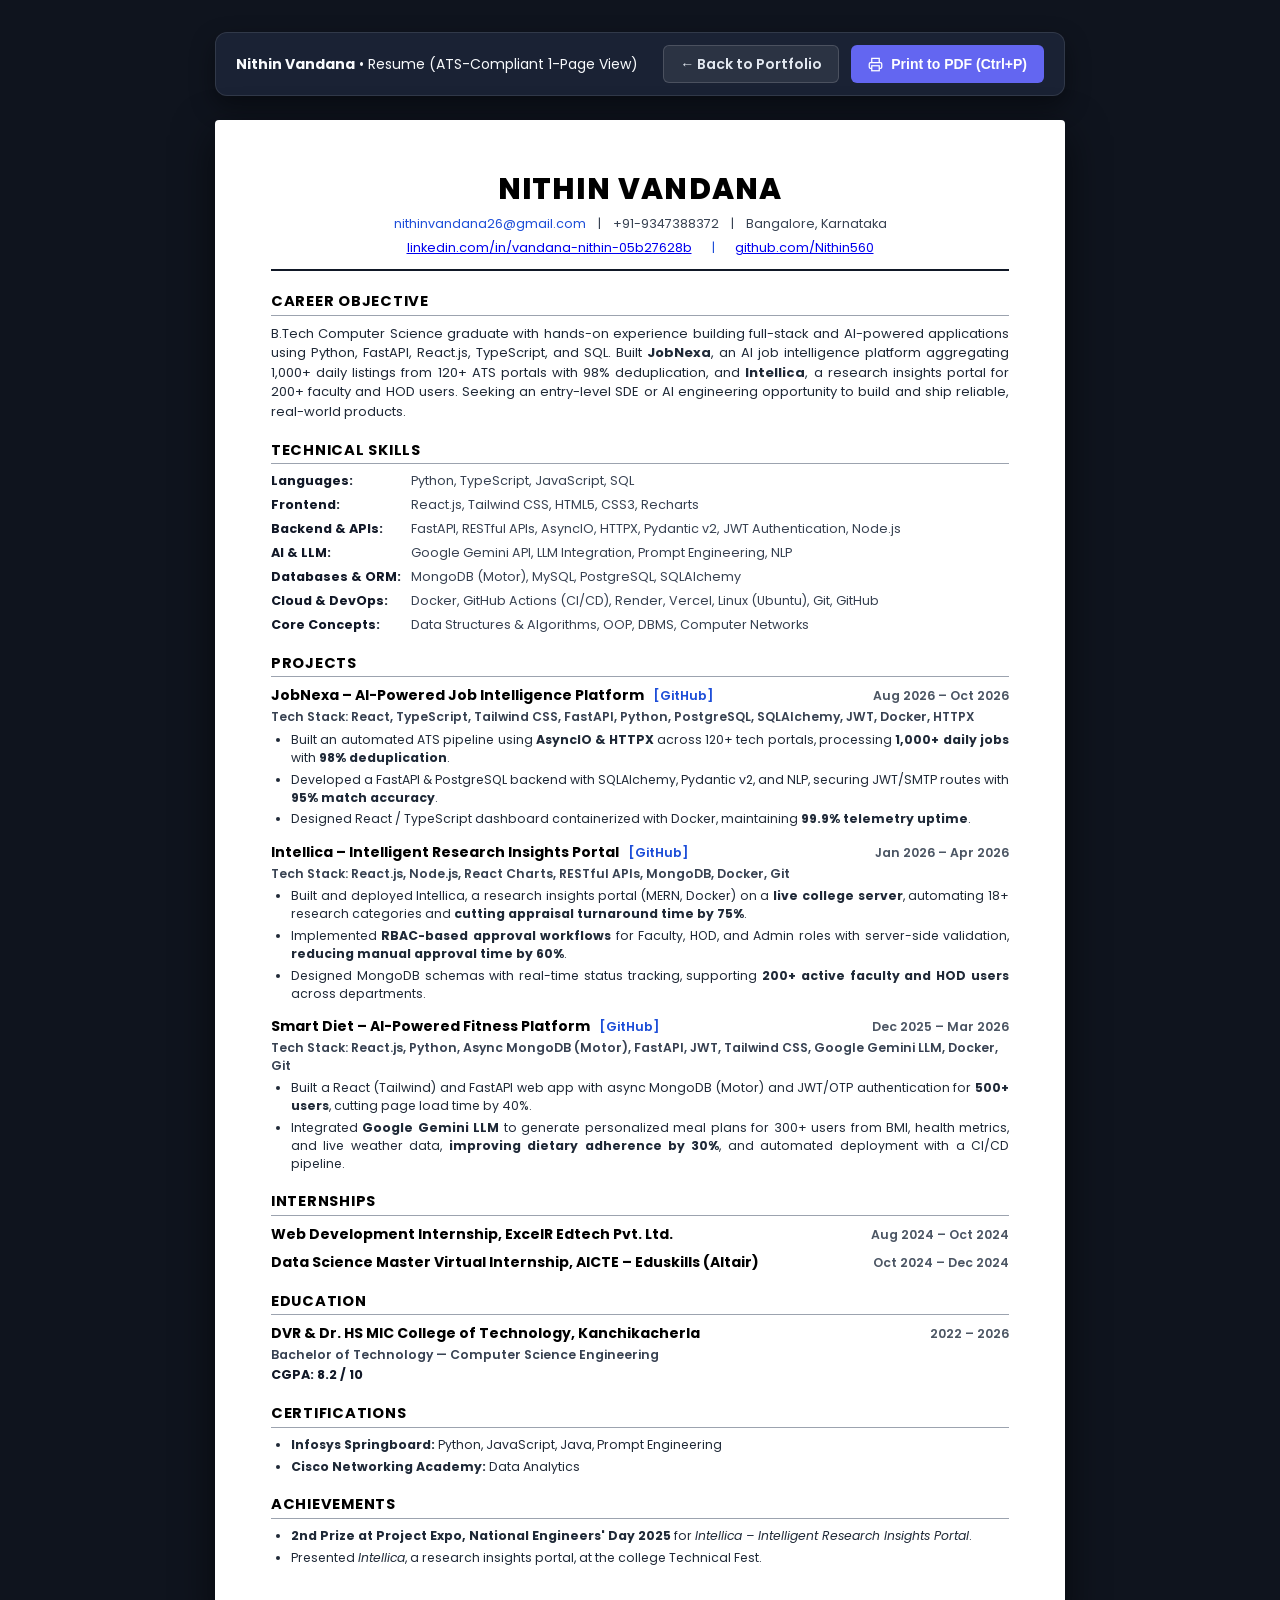
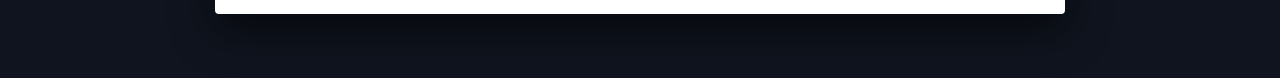
<file: resume.html>
<!DOCTYPE html>
<html lang="en">
<head>
  <meta charset="UTF-8" />
  <meta name="viewport" content="width=device-width, initial-scale=1.0" />
  <title>Resume — Nithin Vandana (SDE & AI Systems)</title>
  <link rel="preconnect" href="https://fonts.googleapis.com" />
  <link rel="preconnect" href="https://fonts.gstatic.com" crossorigin />
  <link href="https://fonts.googleapis.com/css2?family=Poppins:wght@300;400;500;600;700;800&family=JetBrains+Mono:wght@400;500&display=swap" rel="stylesheet" />

  <style>
    *, *::before, *::after {
      box-sizing: border-box;
      margin: 0;
      padding: 0;
    }

    body {
      background-color: #0f141e;
      color: #0f172a;
      font-family: 'Poppins', -apple-system, BlinkMacSystemFont, 'Segoe UI', Roboto, Helvetica, Arial, sans-serif;
      line-height: 1.45;
      padding: 2rem 1rem 4rem;
    }

    /* Floating Toolbar (Hidden when printing) */
    .resume-toolbar {
      max-width: 850px;
      margin: 0 auto 1.5rem;
      display: flex;
      align-items: center;
      justify-content: space-between;
      gap: 1rem;
      padding: 0.75rem 1.25rem;
      background: #1a2234;
      border: 1px solid rgba(255, 255, 255, 0.1);
      border-radius: 12px;
      color: #f8fafc;
      box-shadow: 0 10px 25px rgba(0, 0, 0, 0.4);
    }

    .toolbar-btn {
      display: inline-flex;
      align-items: center;
      gap: 0.5rem;
      padding: 0.5rem 1rem;
      border-radius: 6px;
      font-size: 0.875rem;
      font-weight: 600;
      text-decoration: none;
      cursor: pointer;
      border: 1px solid transparent;
      transition: all 150ms ease;
    }

    .btn-print {
      background: #6366f1;
      color: #ffffff;
    }

    .btn-print:hover {
      background: #4f46e5;
    }

    .btn-back {
      background: rgba(255, 255, 255, 0.08);
      color: #e2e8f0;
      border-color: rgba(255, 255, 255, 0.15);
    }

    .btn-back:hover {
      background: rgba(255, 255, 255, 0.16);
      color: #ffffff;
    }

    /* Resume Paper Page */
    .resume-paper {
      max-width: 850px;
      margin: 0 auto;
      background: #ffffff;
      padding: 3rem 3.5rem;
      border-radius: 4px;
      box-shadow: 0 15px 40px rgba(0, 0, 0, 0.6);
      font-size: 10.5pt;
      color: #111827;
    }

    /* Resume Header */
    .r-header {
      text-align: center;
      margin-bottom: 1.25rem;
      border-bottom: 2px solid #111827;
      padding-bottom: 0.75rem;
    }

    .r-name {
      font-size: 22pt;
      font-weight: 800;
      letter-spacing: 0.04em;
      text-transform: uppercase;
      color: #000000;
      margin-bottom: 0.25rem;
    }

    .r-contacts {
      font-size: 9.5pt;
      color: #374151;
      display: flex;
      flex-wrap: wrap;
      justify-content: center;
      gap: 0.75rem;
      margin-bottom: 0.35rem;
    }

    .r-contacts a {
      color: #1d4ed8;
      text-decoration: none;
    }

    .r-contacts a:hover {
      text-decoration: underline;
    }

    .r-links {
      font-size: 9.5pt;
      color: #1d4ed8;
      display: flex;
      justify-content: center;
      gap: 1.25rem;
    }

    /* Section Styling */
    .r-section {
      margin-bottom: 1.15rem;
    }

    .r-section-title {
      font-size: 11pt;
      font-weight: 700;
      text-transform: uppercase;
      letter-spacing: 0.05em;
      color: #000000;
      border-bottom: 1px solid #9ca3af;
      padding-bottom: 0.15rem;
      margin-bottom: 0.5rem;
    }

    .r-text {
      font-size: 9.75pt;
      line-height: 1.5;
      color: #1f2937;
      text-align: justify;
    }

    /* Skills Table */
    .r-skills-grid {
      display: grid;
      grid-template-columns: 140px 1fr;
      row-gap: 0.35rem;
      font-size: 9.5pt;
    }

    .r-skill-label {
      font-weight: 700;
      color: #111827;
    }

    .r-skill-val {
      color: #374151;
    }

    /* Project & Experience Entry */
    .r-entry {
      margin-bottom: 0.85rem;
    }

    .r-entry-head {
      display: flex;
      justify-content: space-between;
      align-items: baseline;
      margin-bottom: 0.15rem;
    }

    .r-entry-title {
      font-size: 10.5pt;
      font-weight: 700;
      color: #000000;
    }

    .r-entry-title a {
      color: #1d4ed8;
      text-decoration: none;
      font-weight: 600;
      font-size: 9.5pt;
      margin-left: 0.4rem;
    }

    .r-entry-date {
      font-size: 9.25pt;
      font-weight: 600;
      color: #4b5563;
    }

    .r-entry-sub {
      font-size: 9.25pt;
      font-weight: 600;
      color: #374151;
      margin-bottom: 0.3rem;
    }

    .r-bullets {
      list-style-type: disc;
      padding-left: 1.25rem;
      display: flex;
      flex-direction: column;
      gap: 0.25rem;
    }

    .r-bullets li {
      font-size: 9.25pt;
      line-height: 1.45;
      color: #1f2937;
      text-align: justify;
    }

    /* Print Setup */
    @media print {
      body {
        background: transparent !important;
        padding: 0 !important;
      }

      .resume-toolbar {
        display: none !important;
      }

      .resume-paper {
        padding: 0.4in 0.5in !important;
        box-shadow: none !important;
        border-radius: 0 !important;
        max-width: 100% !important;
      }
    }
  </style>
</head>
<body>

  <!-- Floating Toolbar -->
  <div class="resume-toolbar">
    <div style="font-size: 0.875rem;">
      <strong>Nithin Vandana</strong> &bull; Resume (ATS-Compliant 1-Page View)
    </div>
    <div style="display: flex; gap: 0.75rem;">
      <a href="index.html" class="toolbar-btn btn-back">← Back to Portfolio</a>
      <button onclick="window.print()" class="toolbar-btn btn-print">
        <svg width="15" height="15" viewBox="0 0 24 24" fill="none" stroke="currentColor" stroke-width="2"><polyline points="6 9 6 2 18 2 18 9"/><path d="M6 18H4a2 2 0 0 1-2-2v-5a2 2 0 0 1 2-2h16a2 2 0 0 1 2 2v5a2 2 0 0 1-2 2h-2"/><rect x="6" y="14" width="12" height="8"/></svg>
        <span>Print to PDF (Ctrl+P)</span>
      </button>
    </div>
  </div>

  <!-- Printable Paper -->
  <div class="resume-paper">
    
    <!-- Header -->
    <header class="r-header">
      <h1 class="r-name">Nithin Vandana</h1>
      <div class="r-contacts">
        <a href="mailto:nithinvandana26@gmail.com">nithinvandana26@gmail.com</a>
        <span>|</span>
        <span>+91-9347388372</span>
        <span>|</span>
        <span>Bangalore, Karnataka</span>
      </div>
      <div class="r-links">
        <a href="https://www.linkedin.com/in/vandana-nithin-05b27628b" target="_blank">linkedin.com/in/vandana-nithin-05b27628b</a>
        <span>|</span>
        <a href="https://github.com/Nithin560" target="_blank">github.com/Nithin560</a>
      </div>
    </header>

    <!-- Career Objective -->
    <section class="r-section">
      <h2 class="r-section-title">Career Objective</h2>
      <p class="r-text">
        B.Tech Computer Science graduate with hands-on experience building full-stack and AI-powered applications using Python, FastAPI, React.js, TypeScript, and SQL. Built <strong>JobNexa</strong>, an AI job intelligence platform aggregating 1,000+ daily listings from 120+ ATS portals with 98% deduplication, and <strong>Intellica</strong>, a research insights portal for 200+ faculty and HOD users. Seeking an entry-level SDE or AI engineering opportunity to build and ship reliable, real-world products.
      </p>
    </section>

    <!-- Technical Skills -->
    <section class="r-section">
      <h2 class="r-section-title">Technical Skills</h2>
      <div class="r-skills-grid">
        <div class="r-skill-label">Languages:</div>
        <div class="r-skill-val">Python, TypeScript, JavaScript, SQL</div>

        <div class="r-skill-label">Frontend:</div>
        <div class="r-skill-val">React.js, Tailwind CSS, HTML5, CSS3, Recharts</div>

        <div class="r-skill-label">Backend & APIs:</div>
        <div class="r-skill-val">FastAPI, RESTful APIs, AsyncIO, HTTPX, Pydantic v2, JWT Authentication, Node.js</div>

        <div class="r-skill-label">AI & LLM:</div>
        <div class="r-skill-val">Google Gemini API, LLM Integration, Prompt Engineering, NLP</div>

        <div class="r-skill-label">Databases & ORM:</div>
        <div class="r-skill-val">MongoDB (Motor), MySQL, PostgreSQL, SQLAlchemy</div>

        <div class="r-skill-label">Cloud & DevOps:</div>
        <div class="r-skill-val">Docker, GitHub Actions (CI/CD), Render, Vercel, Linux (Ubuntu), Git, GitHub</div>

        <div class="r-skill-label">Core Concepts:</div>
        <div class="r-skill-val">Data Structures & Algorithms, OOP, DBMS, Computer Networks</div>
      </div>
    </section>

    <!-- Projects -->
    <section class="r-section">
      <h2 class="r-section-title">Projects</h2>

      <!-- Project 1 -->
      <div class="r-entry">
        <div class="r-entry-head">
          <div class="r-entry-title">
            JobNexa – AI-Powered Job Intelligence Platform
            <a href="https://github.com/Nithin560/JobNexa" target="_blank">[GitHub]</a>
          </div>
          <div class="r-entry-date">Aug 2026 – Oct 2026</div>
        </div>
        <div class="r-entry-sub">Tech Stack: React, TypeScript, Tailwind CSS, FastAPI, Python, PostgreSQL, SQLAlchemy, JWT, Docker, HTTPX</div>
        <ul class="r-bullets">
          <li>Built an automated ATS pipeline using <strong>AsyncIO & HTTPX</strong> across 120+ tech portals, processing <strong>1,000+ daily jobs</strong> with <strong>98% deduplication</strong>.</li>
          <li>Developed a FastAPI & PostgreSQL backend with SQLAlchemy, Pydantic v2, and NLP, securing JWT/SMTP routes with <strong>95% match accuracy</strong>.</li>
          <li>Designed React / TypeScript dashboard containerized with Docker, maintaining <strong>99.9% telemetry uptime</strong>.</li>
        </ul>
      </div>

      <!-- Project 2 -->
      <div class="r-entry">
        <div class="r-entry-head">
          <div class="r-entry-title">
            Intellica – Intelligent Research Insights Portal
            <a href="https://github.com/Nithin560/Intellica" target="_blank">[GitHub]</a>
          </div>
          <div class="r-entry-date">Jan 2026 – Apr 2026</div>
        </div>
        <div class="r-entry-sub">Tech Stack: React.js, Node.js, React Charts, RESTful APIs, MongoDB, Docker, Git</div>
        <ul class="r-bullets">
          <li>Built and deployed Intellica, a research insights portal (MERN, Docker) on a <strong>live college server</strong>, automating 18+ research categories and <strong>cutting appraisal turnaround time by 75%</strong>.</li>
          <li>Implemented <strong>RBAC-based approval workflows</strong> for Faculty, HOD, and Admin roles with server-side validation, <strong>reducing manual approval time by 60%</strong>.</li>
          <li>Designed MongoDB schemas with real-time status tracking, supporting <strong>200+ active faculty and HOD users</strong> across departments.</li>
        </ul>
      </div>

      <!-- Project 3 -->
      <div class="r-entry">
        <div class="r-entry-head">
          <div class="r-entry-title">
            Smart Diet – AI-Powered Fitness Platform
            <a href="https://github.com/Nithin560/Smart-Diet" target="_blank">[GitHub]</a>
          </div>
          <div class="r-entry-date">Dec 2025 – Mar 2026</div>
        </div>
        <div class="r-entry-sub">Tech Stack: React.js, Python, Async MongoDB (Motor), FastAPI, JWT, Tailwind CSS, Google Gemini LLM, Docker, Git</div>
        <ul class="r-bullets">
          <li>Built a React (Tailwind) and FastAPI web app with async MongoDB (Motor) and JWT/OTP authentication for <strong>500+ users</strong>, cutting page load time by 40%.</li>
          <li>Integrated <strong>Google Gemini LLM</strong> to generate personalized meal plans for 300+ users from BMI, health metrics, and live weather data, <strong>improving dietary adherence by 30%</strong>, and automated deployment with a CI/CD pipeline.</li>
        </ul>
      </div>
    </section>

    <!-- Internships -->
    <section class="r-section">
      <h2 class="r-section-title">Internships</h2>
      
      <div class="r-entry" style="margin-bottom: 0.5rem;">
        <div class="r-entry-head">
          <div class="r-entry-title">Web Development Internship, ExcelR Edtech Pvt. Ltd.</div>
          <div class="r-entry-date">Aug 2024 – Oct 2024</div>
        </div>
      </div>

      <div class="r-entry" style="margin-bottom: 0.5rem;">
        <div class="r-entry-head">
          <div class="r-entry-title">Data Science Master Virtual Internship, AICTE – Eduskills (Altair)</div>
          <div class="r-entry-date">Oct 2024 – Dec 2024</div>
        </div>
      </div>
    </section>

    <!-- Education -->
    <section class="r-section">
      <h2 class="r-section-title">Education</h2>
      <div class="r-entry">
        <div class="r-entry-head">
          <div class="r-entry-title">DVR & Dr. HS MIC College of Technology, Kanchikacherla</div>
          <div class="r-entry-date">2022 – 2026</div>
        </div>
        <div class="r-entry-sub" style="margin-bottom: 0.15rem;">Bachelor of Technology — Computer Science Engineering</div>
        <div style="font-weight: 700; font-size: 9.5pt; color: #111827;">CGPA: 8.2 / 10</div>
      </div>
    </section>

    <!-- Certifications -->
    <section class="r-section">
      <h2 class="r-section-title">Certifications</h2>
      <ul class="r-bullets">
        <li><strong>Infosys Springboard:</strong> Python, JavaScript, Java, Prompt Engineering</li>
        <li><strong>Cisco Networking Academy:</strong> Data Analytics</li>
      </ul>
    </section>

    <!-- Achievements -->
    <section class="r-section" style="margin-bottom: 0;">
      <h2 class="r-section-title">Achievements</h2>
      <ul class="r-bullets">
        <li><strong>2nd Prize at Project Expo, National Engineers' Day 2025</strong> for <em>Intellica – Intelligent Research Insights Portal</em>.</li>
        <li>Presented <em>Intellica</em>, a research insights portal, at the college Technical Fest.</li>
      </ul>
    </section>

  </div>

</body>
</html>
</file>
<file: styles.css>
/* ==========================================================================
   NITHIN VANDANA - PORTFOLIO DESIGN SYSTEM
   Theme: Precision Dark Obsidian / Clean High-Contrast Light
   Typography: Inter / System Font Stack + JetBrains Mono for Code
   ========================================================================== */

:root {
  /* Dark Mode Default (Obsidian Slate) */
  --bg-primary: #07090e;
  --bg-secondary: #0d121c;
  --bg-card: rgba(16, 23, 36, 0.75);
  --bg-card-hover: rgba(23, 32, 51, 0.85);
  --bg-elevated: #151d2d;
  --bg-glass: rgba(10, 15, 26, 0.7);
  --border-subtle: rgba(255, 255, 255, 0.08);
  --border-highlight: rgba(99, 102, 241, 0.35);
  --border-focus: #6366f1;

  --text-primary: #ffffff;
  --text-secondary: #e2e8f0;
  --text-muted: #94a3b8;
  --text-accent: #38bdf8;

  --accent-cyan: #38bdf8;
  --accent-indigo: #6366f1;
  --accent-emerald: #10b981;
  --accent-amber: #f59e0b;
  --accent-rose: #f43f5e;

  --font-sans: 'Poppins', -apple-system, BlinkMacSystemFont, 'Segoe UI', Roboto, Helvetica, Arial, sans-serif;
  --font-mono: 'JetBrains Mono', 'Fira Code', 'SF Mono', Consolas, Monaco, monospace;

  --shadow-sm: 0 2px 4px rgba(0, 0, 0, 0.3);
  --shadow-md: 0 8px 24px rgba(0, 0, 0, 0.4);
  --shadow-lg: 0 16px 40px rgba(0, 0, 0, 0.6);
  --shadow-glow: 0 0 20px rgba(99, 102, 241, 0.25);

  --radius-sm: 6px;
  --radius-md: 10px;
  --radius-lg: 16px;
  --radius-full: 9999px;

  --transition-fast: 150ms cubic-bezier(0.4, 0, 0.2, 1);
  --transition-normal: 250ms cubic-bezier(0.4, 0, 0.2, 1);
}

[data-theme="light"] {
  --bg-primary: #f8fafc;
  --bg-secondary: #ffffff;
  --bg-card: rgba(255, 255, 255, 0.9);
  --bg-card-hover: #f1f5f9;
  --bg-elevated: #ffffff;
  --bg-glass: rgba(255, 255, 255, 0.85);
  --border-subtle: rgba(15, 23, 42, 0.09);
  --border-highlight: rgba(99, 102, 241, 0.4);
  --border-focus: #4f46e5;

  --text-primary: #090d16;
  --text-secondary: #1e293b;
  --text-muted: #475569;
  --text-accent: #0284c7;

  --shadow-sm: 0 1px 3px rgba(15, 23, 42, 0.06);
  --shadow-md: 0 8px 20px rgba(15, 23, 42, 0.08);
  --shadow-lg: 0 16px 36px rgba(15, 23, 42, 0.12);
  --shadow-glow: 0 0 20px rgba(79, 70, 229, 0.15);
}

/* ==========================================================================
   Base & Resets
   ========================================================================== */

*, *::before, *::after {
  box-sizing: border-box;
  margin: 0;
  padding: 0;
}

html {
  scroll-behavior: smooth;
  font-size: 16px;
  color-scheme: dark light;
}

body {
  background-color: var(--bg-primary);
  color: var(--text-primary);
  font-family: var(--font-sans);
  line-height: 1.6;
  -webkit-font-smoothing: antialiased;
  -moz-osx-font-smoothing: grayscale;
  overflow-x: hidden;
  position: relative;
  transition: background-color var(--transition-normal), color var(--transition-normal);
}

/* Background Subtle Grid Texture */
body::before {
  content: "";
  position: fixed;
  inset: 0;
  background-image: 
    linear-gradient(to right, var(--border-subtle) 1px, transparent 1px),
    linear-gradient(to bottom, var(--border-subtle) 1px, transparent 1px);
  background-size: 40px 40px;
  mask-image: radial-gradient(ellipse at 50% 10%, #000 40%, transparent 80%);
  -webkit-mask-image: radial-gradient(ellipse at 50% 10%, #000 40%, transparent 80%);
  pointer-events: none;
  z-index: 0;
  opacity: 0.6;
}

/* Container */
.container {
  max-width: 1180px;
  margin: 0 auto;
  padding: 0 1.5rem;
  position: relative;
  z-index: 1;
}

/* Typography Helpers */
h1, h2, h3, h4, h5, h6 {
  color: var(--text-primary);
  font-weight: 700;
  line-height: 1.25;
  letter-spacing: -0.02em;
}

a {
  color: inherit;
  text-decoration: none;
  transition: color var(--transition-fast);
}

code, pre, .mono {
  font-family: var(--font-mono);
}

/* ==========================================================================
   Header & Navigation
   ========================================================================== */

.site-header {
  position: sticky;
  top: 0;
  z-index: 50;
  backdrop-filter: blur(16px);
  -webkit-backdrop-filter: blur(16px);
  background: var(--bg-glass);
  border-bottom: 1px solid var(--border-subtle);
  transition: all var(--transition-normal);
}

.site-header .nav-container,
.nav-container {
  display: flex;
  align-items: center;
  justify-content: space-between;
  gap: 1.5rem;
  height: 4.5rem;
  max-width: 100%;
  width: 100%;
  padding: 0 2.5rem;
  box-sizing: border-box;
}

.brand-link {
  display: flex;
  align-items: center;
  gap: 0.85rem;
  font-weight: 700;
  font-size: 1.125rem;
  letter-spacing: -0.01em;
  flex-shrink: 0;
  margin-right: 1.25rem;
}

.brand-avatar {
  width: 2.25rem;
  height: 2.25rem;
  border-radius: var(--radius-full);
  object-fit: cover;
  border: 2px solid var(--accent-indigo);
}

.brand-tag {
  font-family: var(--font-mono);
  font-size: 0.75rem;
  color: var(--accent-cyan);
  background: rgba(56, 189, 248, 0.1);
  padding: 0.2rem 0.6rem;
  border-radius: var(--radius-full);
  border: 1px solid rgba(56, 189, 248, 0.2);
  margin-left: 0.25rem;
}

[data-theme="light"] .brand-tag {
  color: #0369a1;
  background: rgba(2, 132, 199, 0.12);
  border-color: rgba(2, 132, 199, 0.35);
  font-weight: 700;
}

nav {
  display: flex;
  align-items: center;
  justify-content: center;
  flex: 1;
}

.nav-menu {
  display: flex;
  align-items: center;
  gap: 2.25rem;
  list-style: none;
}

.nav-link {
  font-size: 0.9375rem;
  font-weight: 500;
  color: var(--text-secondary);
  position: relative;
  padding: 0.35rem 0.65rem;
  border-radius: var(--radius-sm);
  transition: all var(--transition-fast);
  white-space: nowrap;
}

.nav-link:hover, .nav-link.active {
  color: var(--text-primary);
  background: rgba(255, 255, 255, 0.05);
}

.nav-link::after {
  content: "";
  position: absolute;
  bottom: -2px;
  left: 0.65rem;
  right: 0.65rem;
  height: 2px;
  background: var(--accent-indigo);
  transform: scaleX(0);
  transition: transform var(--transition-fast);
}

.nav-link:hover::after, .nav-link.active::after {
  transform: scaleX(1);
}

[data-theme="light"] .nav-link {
  color: #1e293b;
  font-weight: 600;
}

[data-theme="light"] .nav-link:hover,
[data-theme="light"] .nav-link.active {
  color: #4f46e5;
  background: rgba(79, 70, 229, 0.08);
}

.nav-actions {
  display: flex;
  align-items: center;
  gap: 0.85rem;
  flex-shrink: 0;
  margin-left: 1.75rem;
}

/* Quick Action Buttons */
.btn-icon {
  display: inline-flex;
  align-items: center;
  justify-content: center;
  width: 2.25rem;
  height: 2.25rem;
  border-radius: var(--radius-md);
  background: var(--bg-secondary);
  border: 1px solid var(--border-subtle);
  color: var(--text-secondary);
  cursor: pointer;
  transition: all var(--transition-fast);
}

[data-theme="light"] .btn-icon {
  background: #ffffff;
  color: #1e293b;
  border-color: rgba(15, 23, 42, 0.16);
  box-shadow: 0 1px 3px rgba(0, 0, 0, 0.04);
}

.btn-icon:hover {
  color: var(--text-primary);
  border-color: var(--border-highlight);
  background: var(--bg-card-hover);
  transform: translateY(-1px);
}

.command-trigger {
  display: inline-flex;
  align-items: center;
  gap: 0.5rem;
  padding: 0.4rem 0.75rem;
  border-radius: var(--radius-md);
  background: var(--bg-secondary);
  border: 1px solid var(--border-subtle);
  color: var(--text-muted);
  font-size: 0.8125rem;
  cursor: pointer;
  transition: all var(--transition-fast);
}

[data-theme="light"] .command-trigger {
  background: #ffffff;
  color: #334155;
  border-color: rgba(15, 23, 42, 0.16);
  font-weight: 500;
  box-shadow: 0 1px 3px rgba(0, 0, 0, 0.04);
}

.command-trigger:hover {
  border-color: var(--border-highlight);
  color: var(--text-primary);
}

[data-theme="light"] .command-trigger:hover {
  border-color: #6366f1;
  color: #0f172a;
}

.kbd-shortcut {
  font-family: var(--font-mono);
  font-size: 0.75rem;
  padding: 0.1rem 0.4rem;
  background: var(--bg-primary);
  border: 1px solid var(--border-subtle);
  border-radius: var(--radius-sm);
  color: var(--text-secondary);
}

[data-theme="light"] .kbd-shortcut {
  background: #f1f5f9;
  color: #1e293b;
  border-color: rgba(15, 23, 42, 0.15);
  font-weight: 600;
}

/* Mobile Nav Toggle */
.mobile-toggle {
  display: none;
}

/* ==========================================================================
   Hero Section
   ========================================================================== */

.hero-section {
  padding: 4.5rem 0 3rem;
  position: relative;
}

.hero-grid {
  display: grid;
  grid-template-columns: 1.35fr 0.95fr;
  gap: 3.5rem;
  align-items: center;
}

.status-badge {
  display: inline-flex;
  align-items: center;
  gap: 0.6rem;
  padding: 0.35rem 0.85rem;
  border-radius: var(--radius-full);
  background: rgba(16, 185, 129, 0.12);
  border: 1px solid rgba(16, 185, 129, 0.3);
  color: var(--accent-emerald);
  font-size: 0.8125rem;
  font-weight: 600;
  margin-bottom: 1.5rem;
}

[data-theme="light"] .status-badge {
  background: rgba(16, 185, 129, 0.16);
  border-color: rgba(16, 185, 129, 0.4);
  color: #047857;
  font-weight: 700;
}

.pulse-dot {
  width: 8px;
  height: 8px;
  border-radius: var(--radius-full);
  background-color: var(--accent-emerald);
  position: relative;
}

.pulse-dot::after {
  content: "";
  position: absolute;
  inset: -3px;
  border-radius: var(--radius-full);
  border: 2px solid var(--accent-emerald);
  animation: pulse-ring 2s cubic-bezier(0.4, 0, 0.6, 1) infinite;
}

@keyframes pulse-ring {
  0% { transform: scale(0.9); opacity: 1; }
  100% { transform: scale(2.2); opacity: 0; }
}

.hero-title {
  font-size: 3.25rem;
  font-weight: 800;
  letter-spacing: -0.03em;
  margin-bottom: 1rem;
  line-height: 1.1;
}

.hero-title .gradient-text {
  background: linear-gradient(135deg, var(--text-primary) 30%, var(--accent-cyan) 100%);
  -webkit-background-clip: text;
  -webkit-text-fill-color: transparent;
}

[data-theme="light"] .hero-title .gradient-text {
  background: linear-gradient(135deg, #090d16 20%, #4338ca 100%);
  -webkit-background-clip: text;
  -webkit-text-fill-color: transparent;
}

.hero-subtitle {
  font-size: 1.25rem;
  font-weight: 600;
  color: var(--accent-cyan);
  margin-bottom: 1.25rem;
  font-family: var(--font-mono);
}

[data-theme="light"] .hero-subtitle {
  color: #0369a1;
  font-weight: 700;
}

.hero-bio {
  font-size: 1.0625rem;
  color: var(--text-secondary);
  line-height: 1.7;
  margin-bottom: 2rem;
}

.hero-cta-group {
  display: flex;
  flex-wrap: wrap;
  gap: 1rem;
  align-items: center;
  margin-bottom: 2rem;
}

.btn {
  display: inline-flex;
  align-items: center;
  justify-content: center;
  gap: 0.6rem;
  padding: 0.75rem 1.4rem;
  border-radius: var(--radius-md);
  font-size: 0.9375rem;
  font-weight: 600;
  cursor: pointer;
  transition: all var(--transition-fast);
  text-decoration: none;
  border: 1px solid transparent;
}

.btn-primary {
  background: var(--accent-indigo);
  color: #ffffff;
  box-shadow: 0 4px 14px rgba(99, 102, 241, 0.35);
}

.btn-primary:hover {
  background: #4f46e5;
  transform: translateY(-2px);
  box-shadow: 0 6px 20px rgba(99, 102, 241, 0.45);
}

.btn-secondary {
  background: var(--bg-secondary);
  border-color: var(--border-subtle);
  color: var(--text-primary);
}

[data-theme="light"] .btn-secondary {
  background: #ffffff;
  border-color: rgba(15, 23, 42, 0.18);
  color: #0f172a;
  box-shadow: 0 1px 3px rgba(0, 0, 0, 0.05);
}

.btn-secondary:hover {
  border-color: var(--border-highlight);
  background: var(--bg-card-hover);
  transform: translateY(-2px);
}

[data-theme="light"] .btn-secondary:hover {
  background: #f8fafc;
  border-color: #6366f1;
  color: #4338ca;
}

.btn-outline {
  background: transparent;
  border-color: var(--border-subtle);
  color: var(--text-secondary);
}

[data-theme="light"] .btn-outline {
  background: #ffffff;
  border-color: rgba(15, 23, 42, 0.2);
  color: #0f172a;
  box-shadow: 0 1px 3px rgba(0, 0, 0, 0.05);
}

.btn-outline:hover {
  border-color: var(--border-highlight);
  color: var(--text-primary);
  background: rgba(99, 102, 241, 0.08);
}

[data-theme="light"] .btn-outline:hover {
  background: #f8fafc;
  border-color: #6366f1;
  color: #4338ca;
}

/* Quick contact pills */
.hero-contact-strip {
  display: flex;
  flex-wrap: wrap;
  gap: 0.75rem;
  align-items: center;
}

.contact-pill {
  display: inline-flex;
  align-items: center;
  gap: 0.5rem;
  padding: 0.45rem 0.85rem;
  border-radius: var(--radius-full);
  background: var(--bg-secondary);
  border: 1px solid var(--border-subtle);
  color: var(--text-secondary);
  font-size: 0.8125rem;
  font-family: var(--font-mono);
  cursor: pointer;
  transition: all var(--transition-fast);
}

[data-theme="light"] .contact-pill {
  background: #ffffff;
  color: #0f172a;
  border-color: rgba(15, 23, 42, 0.16);
  font-weight: 500;
  box-shadow: 0 1px 3px rgba(0, 0, 0, 0.05);
}

.contact-pill:hover {
  color: var(--text-primary);
  border-color: var(--border-highlight);
  background: var(--bg-card-hover);
}

/* Profile Card Visual Column */
.hero-visual-card {
  position: relative;
  background: var(--bg-card);
  border: 1px solid var(--border-subtle);
  border-radius: var(--radius-lg);
  padding: 1.5rem;
  box-shadow: var(--shadow-md);
  backdrop-filter: blur(12px);
}

.visual-image-wrap {
  position: relative;
  width: 100%;
  aspect-ratio: 4 / 4.7;
  border-radius: var(--radius-md);
  overflow: hidden;
  border: 1px solid var(--border-subtle);
  background: #0d121c;
  margin-bottom: 1.25rem;
}

.visual-image {
  width: 100%;
  height: 100%;
  object-fit: cover;
  object-position: center top;
  transition: transform var(--transition-normal);
}

.hero-visual-card:hover .visual-image {
  transform: scale(1.02);
}

.image-overlay-badge {
  position: absolute;
  bottom: 0.75rem;
  left: 0.75rem;
  right: 0.75rem;
  padding: 0.65rem 0.95rem;
  background: rgba(13, 18, 28, 0.94);
  backdrop-filter: blur(10px);
  border: 1px solid rgba(255, 255, 255, 0.2);
  border-radius: var(--radius-md);
  font-size: 0.8125rem;
  font-family: var(--font-mono);
  color: #ffffff !important;
  font-weight: 600;
  display: flex;
  align-items: center;
  justify-content: space-between;
  box-shadow: 0 4px 14px rgba(0, 0, 0, 0.4);
}

[data-theme="light"] .image-overlay-badge {
  background: rgba(255, 255, 255, 0.96) !important;
  color: #0f172a !important;
  border: 1px solid rgba(15, 23, 42, 0.2) !important;
  box-shadow: 0 4px 14px rgba(15, 23, 42, 0.12) !important;
  font-weight: 700;
}

.badge-location {
  display: flex;
  align-items: center;
  gap: 0.4rem;
  color: #ffffff !important;
  font-weight: 600;
}

[data-theme="light"] .badge-location {
  color: #0f172a !important;
  font-weight: 700;
}

.badge-status {
  color: #10b981 !important;
  font-weight: 600;
}

[data-theme="light"] .badge-status {
  color: #047857 !important;
  font-weight: 700;
}

.visual-details-list {
  display: flex;
  flex-direction: column;
  gap: 0.6rem;
}

.visual-detail-item {
  display: flex;
  align-items: center;
  justify-content: space-between;
  font-size: 0.8125rem;
  padding-bottom: 0.5rem;
  border-bottom: 1px solid var(--border-subtle);
}

.visual-detail-item:last-child {
  border-bottom: none;
  padding-bottom: 0;
}

.visual-label {
  color: var(--text-muted);
}

.visual-val {
  font-family: var(--font-mono);
  font-weight: 600;
  color: var(--text-primary);
}

/* ==========================================================================
   Metrics & Telemetry Strip
   ========================================================================== */

.metrics-section {
  padding: 1.5rem 0 3rem;
}

.metrics-grid {
  display: grid;
  grid-template-columns: repeat(6, 1fr);
  gap: 1rem;
}

.metric-card {
  background: var(--bg-card);
  border: 1px solid var(--border-subtle);
  border-radius: var(--radius-md);
  padding: 1.25rem 1rem;
  text-align: center;
  transition: all var(--transition-fast);
}

.metric-card:hover {
  border-color: var(--border-highlight);
  transform: translateY(-2px);
  box-shadow: var(--shadow-sm);
}

.metric-val {
  font-size: 1.75rem;
  font-weight: 800;
  font-family: var(--font-mono);
  color: var(--text-primary);
  line-height: 1.1;
  margin-bottom: 0.35rem;
}

.metric-card:nth-child(1) .metric-val { color: var(--accent-cyan); }
.metric-card:nth-child(2) .metric-val { color: var(--accent-indigo); }
.metric-card:nth-child(3) .metric-val { color: var(--accent-emerald); }
.metric-card:nth-child(4) .metric-val { color: var(--accent-amber); }
.metric-card:nth-child(5) .metric-val { color: var(--accent-rose); }
.metric-card:nth-child(6) .metric-val { color: var(--text-primary); }

[data-theme="light"] .metric-card:nth-child(1) .metric-val { color: #0284c7; }
[data-theme="light"] .metric-card:nth-child(2) .metric-val { color: #4338ca; }
[data-theme="light"] .metric-card:nth-child(3) .metric-val { color: #059669; }
[data-theme="light"] .metric-card:nth-child(4) .metric-val { color: #b45309; }
[data-theme="light"] .metric-card:nth-child(5) .metric-val { color: #be123c; }
[data-theme="light"] .metric-card:nth-child(6) .metric-val { color: #090d16; }

.metric-label {
  font-size: 0.8125rem;
  font-weight: 600;
  color: var(--text-secondary);
  margin-bottom: 0.25rem;
}

[data-theme="light"] .metric-label {
  color: #0f172a;
  font-weight: 700;
}

.metric-detail {
  font-size: 0.6875rem;
  color: var(--text-muted);
  line-height: 1.3;
}

[data-theme="light"] .metric-detail {
  color: #475569;
  font-weight: 500;
}

/* ==========================================================================
   Section Header Styling
   ========================================================================== */

.section-head {
  margin-bottom: 2.5rem;
}

.section-kicker {
  font-family: var(--font-mono);
  font-size: 0.8125rem;
  font-weight: 600;
  text-transform: uppercase;
  color: var(--accent-cyan);
  letter-spacing: 0.08em;
  margin-bottom: 0.5rem;
  display: inline-flex;
  align-items: center;
  gap: 0.5rem;
}

[data-theme="light"] .section-kicker {
  color: #0369a1;
  font-weight: 700;
}

.section-kicker::before {
  content: "//";
  color: var(--accent-indigo);
}

[data-theme="light"] .section-kicker::before {
  color: #4f46e5;
}

.section-title {
  font-size: 2.25rem;
  font-weight: 800;
  letter-spacing: -0.025em;
  margin-bottom: 0.75rem;
}

.section-subtitle {
  font-size: 1.0625rem;
  color: var(--text-secondary);
  max-width: 680px;
}

/* ==========================================================================
   Selected Work & Project Cards
   ========================================================================== */

.projects-section {
  padding: 3rem 0;
}

.projects-list {
  display: flex;
  flex-direction: column;
  gap: 2rem;
}

.project-card {
  background: var(--bg-card);
  border: 1px solid var(--border-subtle);
  border-radius: var(--radius-lg);
  padding: 2.25rem;
  position: relative;
  transition: all var(--transition-normal);
  backdrop-filter: blur(12px);
}

.project-card:hover {
  border-color: var(--border-highlight);
  box-shadow: var(--shadow-md);
  transform: translateY(-2px);
}

.project-header {
  display: flex;
  align-items: flex-start;
  justify-content: space-between;
  gap: 1.5rem;
  margin-bottom: 1rem;
}

.project-badge-pill {
  display: inline-flex;
  align-items: center;
  gap: 0.4rem;
  font-family: var(--font-mono);
  font-size: 0.75rem;
  padding: 0.25rem 0.65rem;
  border-radius: var(--radius-full);
  background: rgba(99, 102, 241, 0.12);
  color: var(--accent-indigo);
  border: 1px solid rgba(99, 102, 241, 0.25);
  margin-bottom: 0.75rem;
}

.project-title {
  font-size: 1.625rem;
  font-weight: 700;
  color: var(--text-primary);
  margin-bottom: 0.35rem;
}

.project-period {
  font-family: var(--font-mono);
  font-size: 0.8125rem;
  color: var(--text-muted);
  white-space: nowrap;
}

.project-tagline {
  font-size: 1.0625rem;
  color: var(--text-secondary);
  line-height: 1.6;
  margin-bottom: 1.5rem;
}

/* Project Highlights Checklist */
.project-highlights {
  list-style: none;
  display: flex;
  flex-direction: column;
  gap: 0.6rem;
  margin-bottom: 1.75rem;
}

.project-highlight-item {
  display: flex;
  align-items: flex-start;
  gap: 0.75rem;
  font-size: 0.9375rem;
  color: var(--text-secondary);
  line-height: 1.6;
}

.check-icon {
  color: var(--accent-emerald);
  flex-shrink: 0;
  margin-top: 0.25rem;
}

/* Project Key Metrics Row */
.project-metrics-row {
  display: grid;
  grid-template-columns: repeat(auto-fit, minmax(130px, 1fr));
  gap: 0.75rem;
  margin-bottom: 1.75rem;
  padding: 1rem;
  background: var(--bg-secondary);
  border: 1px solid var(--border-subtle);
  border-radius: var(--radius-md);
}

.proj-metric-item {
  text-align: center;
}

.proj-metric-val {
  font-family: var(--font-mono);
  font-size: 1.375rem;
  font-weight: 700;
  color: var(--accent-cyan);
}

.proj-metric-lbl {
  font-size: 0.6875rem;
  text-transform: uppercase;
  letter-spacing: 0.05em;
  color: var(--text-muted);
}

/* Tech Tags */
.tags-row {
  display: flex;
  flex-wrap: wrap;
  gap: 0.5rem;
  margin-bottom: 1.75rem;
}

.tech-tag {
  font-family: var(--font-mono);
  font-size: 0.75rem;
  padding: 0.25rem 0.6rem;
  border-radius: var(--radius-sm);
  background: var(--bg-secondary);
  border: 1px solid var(--border-subtle);
  color: var(--text-secondary);
  transition: all var(--transition-fast);
}

.tech-tag:hover {
  color: var(--text-primary);
  border-color: var(--border-highlight);
}

.project-actions {
  display: flex;
  flex-wrap: wrap;
  align-items: center;
  gap: 1rem;
}

[data-theme="light"] .project-card {
  background: #ffffff;
  border-color: rgba(15, 23, 42, 0.12);
  box-shadow: 0 4px 20px rgba(15, 23, 42, 0.06);
}

[data-theme="light"] .project-title {
  color: #090d16;
}

[data-theme="light"] .project-tagline {
  color: #334155;
}

[data-theme="light"] .project-highlight-item {
  color: #334155;
}

[data-theme="light"] .project-metrics-row {
  background: #f8fafc;
  border-color: rgba(15, 23, 42, 0.1);
}

[data-theme="light"] .proj-metric-val {
  color: #0284c7;
}

[data-theme="light"] .proj-metric-lbl {
  color: #475569;
  font-weight: 600;
}

[data-theme="light"] .tech-tag {
  background: #f1f5f9;
  color: #1e293b;
  border-color: rgba(15, 23, 42, 0.12);
  font-weight: 600;
}

[data-theme="light"] .tech-tag:hover {
  background: #ffffff;
  border-color: #6366f1;
  color: #4338ca;
}

/* ==========================================================================
   Interactive Developer Terminal
   ========================================================================== */

.terminal-section {
  padding: 3rem 0;
}

.terminal-window {
  background: #080b11;
  border: 1px solid var(--border-subtle);
  border-radius: var(--radius-lg);
  overflow: hidden;
  box-shadow: var(--shadow-lg);
  font-family: var(--font-mono);
}

.terminal-bar {
  display: flex;
  align-items: center;
  justify-content: space-between;
  padding: 0.75rem 1rem;
  background: #0e131d;
  border-bottom: 1px solid var(--border-subtle);
}

.terminal-dots {
  display: flex;
  align-items: center;
  gap: 0.45rem;
}

.terminal-dot {
  width: 11px;
  height: 11px;
  border-radius: var(--radius-full);
}

.dot-red { background: #ef4444; }
.dot-yellow { background: #f59e0b; }
.dot-green { background: #10b981; }

.terminal-title {
  font-size: 0.8125rem;
  color: var(--text-muted);
}

.terminal-shortcuts {
  display: flex;
  gap: 0.5rem;
}

.quick-cmd-btn {
  background: transparent;
  border: 1px solid var(--border-subtle);
  color: var(--accent-cyan);
  padding: 0.15rem 0.5rem;
  border-radius: var(--radius-sm);
  font-size: 0.6875rem;
  font-family: var(--font-mono);
  cursor: pointer;
  transition: all var(--transition-fast);
}

.quick-cmd-btn:hover {
  background: rgba(56, 189, 248, 0.12);
  border-color: var(--accent-cyan);
}

.terminal-body {
  padding: 1.25rem 1.25rem 1.75rem;
  min-height: 280px;
  max-height: 440px;
  overflow-y: auto;
  font-size: 0.875rem;
  line-height: 1.6;
  color: #cbd5e1;
}

.terminal-history {
  display: flex;
  flex-direction: column;
  gap: 0.75rem;
  margin-bottom: 0.75rem;
}

.terminal-entry {
  display: flex;
  flex-direction: column;
  gap: 0.25rem;
}

.terminal-prompt-line {
  display: flex;
  align-items: center;
  gap: 0.6rem;
  color: var(--accent-emerald);
}

.prompt-user {
  color: var(--accent-cyan);
}

.prompt-host {
  color: var(--text-muted);
}

.prompt-arrow {
  color: var(--accent-emerald);
}

.terminal-output {
  color: #e2e8f0;
  white-space: pre-wrap;
  word-break: break-word;
  padding-left: 0.5rem;
}

.terminal-input-row {
  display: flex;
  align-items: center;
  gap: 0.6rem;
}

.terminal-input {
  flex: 1;
  background: transparent;
  border: none;
  outline: none;
  color: #f8fafc;
  font-family: var(--font-mono);
  font-size: 0.875rem;
}

/* ==========================================================================
   Engineering Principles
   ========================================================================== */

.principles-section {
  padding: 3rem 0;
}

.principles-grid {
  display: grid;
  grid-template-columns: repeat(2, 1fr);
  gap: 1.5rem;
}

.principle-card {
  background: var(--bg-card);
  border: 1px solid var(--border-subtle);
  border-radius: var(--radius-md);
  padding: 1.75rem;
  transition: all var(--transition-fast);
}

.principle-card:hover {
  border-color: var(--border-highlight);
  transform: translateY(-2px);
}

.principle-title {
  font-size: 1.25rem;
  font-weight: 700;
  margin-bottom: 0.5rem;
  display: flex;
  align-items: center;
  gap: 0.6rem;
}

.principle-quote {
  font-family: var(--font-mono);
  font-size: 0.8125rem;
  color: var(--accent-cyan);
  margin-bottom: 0.75rem;
}

.principle-body {
  font-size: 0.9375rem;
  color: var(--text-secondary);
  line-height: 1.6;
}

[data-theme="light"] .principle-card {
  background: #ffffff;
  border-color: rgba(15, 23, 42, 0.12);
  box-shadow: 0 2px 8px rgba(15, 23, 42, 0.05);
}

[data-theme="light"] .principle-title {
  color: #090d16;
}

[data-theme="light"] .principle-quote {
  color: #0369a1;
  font-weight: 600;
}

[data-theme="light"] .principle-body {
  color: #334155;
}

/* ==========================================================================
   Tools & Technologies Showcase (with Logos)
   ========================================================================== */

.tools-showcase-section {
  padding: 3rem 0;
}

.tools-grid {
  display: grid;
  grid-template-columns: repeat(auto-fill, minmax(165px, 1fr));
  gap: 1.25rem;
}

.tool-card {
  background: var(--bg-card);
  border: 1px solid var(--border-subtle);
  border-radius: var(--radius-md);
  padding: 1.35rem 1rem;
  display: flex;
  flex-direction: column;
  align-items: center;
  text-align: center;
  gap: 0.85rem;
  transition: all var(--transition-fast);
  cursor: default;
  position: relative;
  box-shadow: var(--shadow-sm);
}

.tool-card:hover {
  transform: translateY(-4px);
  border-color: var(--border-highlight);
  box-shadow: var(--shadow-md);
  background: var(--bg-card-hover);
}

.tool-icon-wrap {
  width: 3.5rem;
  height: 3.5rem;
  border-radius: var(--radius-md);
  background: var(--bg-secondary);
  border: 1px solid var(--border-subtle);
  display: flex;
  align-items: center;
  justify-content: center;
  padding: 0.7rem;
  transition: all var(--transition-fast);
  box-shadow: 0 2px 6px rgba(0, 0, 0, 0.2);
}

.tool-card:hover .tool-icon-wrap {
  transform: scale(1.1);
  border-color: var(--border-highlight);
  box-shadow: var(--shadow-glow);
}

.tool-icon-wrap svg {
  width: 100%;
  height: 100%;
  object-fit: contain;
}

.tool-info {
  display: flex;
  flex-direction: column;
  gap: 0.25rem;
}

.tool-name {
  font-size: 0.9375rem;
  font-weight: 700;
  color: var(--text-primary);
  line-height: 1.25;
}

.tool-cat {
  font-family: var(--font-mono);
  font-size: 0.6875rem;
  color: var(--accent-cyan);
  text-transform: uppercase;
  letter-spacing: 0.06em;
  font-weight: 600;
}

[data-theme="light"] .tool-card {
  background: #ffffff;
  border-color: rgba(15, 23, 42, 0.12);
  box-shadow: 0 2px 8px rgba(15, 23, 42, 0.05);
}

[data-theme="light"] .tool-card:hover {
  background: #ffffff;
  border-color: #6366f1;
  box-shadow: 0 10px 25px rgba(79, 70, 229, 0.12);
}

[data-theme="light"] .tool-icon-wrap {
  background: #f8fafc;
  border-color: rgba(15, 23, 42, 0.1);
  box-shadow: 0 1px 4px rgba(0, 0, 0, 0.06);
}

[data-theme="light"] .tool-name {
  color: #0f172a;
  font-weight: 700;
}

[data-theme="light"] .tool-cat {
  color: #4338ca;
  font-weight: 700;
}

/* ==========================================================================
   Skills Matrix with Interactive Filter
   ========================================================================== */

.skills-section {
  padding: 3rem 0;
}

.skills-filter-bar {
  display: flex;
  flex-wrap: wrap;
  gap: 0.5rem;
  margin-bottom: 2rem;
}

.filter-btn {
  padding: 0.45rem 0.95rem;
  border-radius: var(--radius-full);
  background: var(--bg-secondary);
  border: 1px solid var(--border-subtle);
  color: var(--text-secondary);
  font-size: 0.8125rem;
  font-weight: 600;
  cursor: pointer;
  transition: all var(--transition-fast);
}

.filter-btn:hover, .filter-btn.active {
  background: var(--accent-indigo);
  color: #ffffff;
  border-color: var(--accent-indigo);
}

.skills-grid {
  display: flex;
  flex-direction: column;
  gap: 2rem;
}

.skill-category-card {
  background: var(--bg-card);
  border: 1px solid var(--border-subtle);
  border-radius: var(--radius-lg);
  padding: 1.75rem 2rem;
  transition: all var(--transition-fast);
  box-shadow: var(--shadow-sm);
}

.skill-category-card:hover {
  border-color: var(--border-highlight);
  box-shadow: var(--shadow-md);
}

.skill-cat-header {
  display: flex;
  align-items: center;
  justify-content: space-between;
  margin-bottom: 1.25rem;
  padding-bottom: 0.85rem;
  border-bottom: 1px solid var(--border-subtle);
}

.skill-cat-title {
  font-size: 1.25rem;
  font-weight: 700;
  color: var(--text-primary);
  display: flex;
  align-items: center;
  gap: 0.65rem;
}

.skill-cat-icon {
  font-size: 1.25rem;
}

.skill-cat-count {
  font-family: var(--font-mono);
  font-size: 0.75rem;
  font-weight: 600;
  color: var(--accent-cyan);
  background: rgba(56, 189, 248, 0.1);
  border: 1px solid rgba(56, 189, 248, 0.2);
  padding: 0.2rem 0.65rem;
  border-radius: var(--radius-full);
}

[data-theme="light"] .skill-cat-count {
  color: #0369a1;
  background: rgba(2, 132, 199, 0.1);
  border-color: rgba(2, 132, 199, 0.25);
  font-weight: 700;
}

/* HORIZONTAL SKILLS ITEM LIST: 3-4 side-by-side cards per row instead of 1 vertical stack! */
.skills-item-list {
  display: grid;
  grid-template-columns: repeat(auto-fill, minmax(290px, 1fr));
  gap: 1rem;
}

.skill-item {
  padding: 1rem 1.15rem;
  border-radius: var(--radius-md);
  background: var(--bg-secondary);
  border: 1px solid var(--border-subtle);
  transition: all var(--transition-fast);
  display: flex;
  flex-direction: column;
  justify-content: space-between;
  gap: 0.5rem;
}

.skill-item:hover {
  transform: translateY(-2px);
  border-color: var(--border-highlight);
  background: var(--bg-card-hover);
  box-shadow: var(--shadow-sm);
}

.skill-head {
  display: flex;
  align-items: center;
  justify-content: space-between;
  gap: 0.6rem;
}

.skill-name {
  font-size: 0.9375rem;
  font-weight: 700;
  color: var(--text-primary);
}

.skill-lvl-badge {
  font-family: var(--font-mono);
  font-size: 0.6875rem;
  font-weight: 600;
  padding: 0.15rem 0.5rem;
  border-radius: var(--radius-full);
  background: rgba(56, 189, 248, 0.12);
  color: var(--accent-cyan);
  border: 1px solid rgba(56, 189, 248, 0.25);
  flex-shrink: 0;
}

.skill-lvl-badge[data-level="Advanced"] {
  background: rgba(16, 185, 129, 0.14);
  color: var(--accent-emerald);
  border-color: rgba(16, 185, 129, 0.3);
}

.skill-lvl-badge[data-level="Proficient"] {
  background: rgba(99, 102, 241, 0.14);
  color: #818cf8;
  border-color: rgba(99, 102, 241, 0.3);
}

[data-theme="light"] .skill-lvl-badge[data-level="Advanced"] {
  background: rgba(16, 185, 129, 0.15);
  color: #047857;
  border-color: rgba(16, 185, 129, 0.35);
  font-weight: 700;
}

[data-theme="light"] .skill-lvl-badge[data-level="Proficient"] {
  background: rgba(99, 102, 241, 0.12);
  color: #4338ca;
  border-color: rgba(99, 102, 241, 0.3);
  font-weight: 700;
}

.skill-desc {
  font-size: 0.8125rem;
  color: var(--text-secondary);
  line-height: 1.5;
}

[data-theme="light"] .skill-category-card {
  background: #ffffff;
  border-color: rgba(15, 23, 42, 0.12);
  box-shadow: 0 2px 10px rgba(15, 23, 42, 0.05);
}

[data-theme="light"] .skill-category-card:hover {
  box-shadow: 0 10px 25px rgba(15, 23, 42, 0.08);
  border-color: #6366f1;
}

[data-theme="light"] .skill-item {
  background: #f8fafc;
  border-color: rgba(15, 23, 42, 0.1);
}

[data-theme="light"] .skill-item:hover {
  background: #ffffff;
  border-color: #6366f1;
  box-shadow: 0 4px 12px rgba(79, 70, 229, 0.1);
}

[data-theme="light"] .skill-name {
  color: #0f172a;
  font-weight: 700;
}

[data-theme="light"] .skill-desc {
  color: #475569;
}

/* ==========================================================================
   Experience, Education & Honors Timeline
   ========================================================================== */

.timeline-section {
  padding: 3rem 0;
}

.timeline-grid {
  display: grid;
  grid-template-columns: 1fr 1fr;
  gap: 3rem;
}

.timeline-column {
  display: flex;
  flex-direction: column;
  gap: 1.5rem;
}

.timeline-card {
  background: var(--bg-card);
  border: 1px solid var(--border-subtle);
  border-radius: var(--radius-md);
  padding: 1.5rem;
  position: relative;
  transition: all var(--transition-fast);
}

.timeline-card:hover {
  border-color: var(--border-highlight);
  transform: translateY(-2px);
}

.timeline-card-header {
  display: flex;
  align-items: flex-start;
  justify-content: space-between;
  gap: 1rem;
  margin-bottom: 0.5rem;
}

.timeline-role {
  font-size: 1.125rem;
  font-weight: 700;
  color: var(--text-primary);
}

.timeline-company {
  font-size: 0.875rem;
  color: var(--accent-cyan);
  font-weight: 600;
  margin-bottom: 0.5rem;
}

.timeline-date {
  font-family: var(--font-mono);
  font-size: 0.75rem;
  color: var(--text-muted);
  white-space: nowrap;
}

.timeline-bullets {
  list-style: none;
  display: flex;
  flex-direction: column;
  gap: 0.5rem;
  font-size: 0.875rem;
  color: var(--text-secondary);
}

.timeline-bullets li::before {
  content: "•";
  color: var(--accent-indigo);
  margin-right: 0.5rem;
  font-weight: bold;
}

[data-theme="light"] .timeline-card {
  background: #ffffff;
  border-color: rgba(15, 23, 42, 0.12);
  box-shadow: 0 2px 8px rgba(15, 23, 42, 0.05);
}

[data-theme="light"] .timeline-role {
  color: #090d16;
}

[data-theme="light"] .timeline-company {
  color: #0369a1;
  font-weight: 700;
}

[data-theme="light"] .timeline-bullets {
  color: #334155;
}

/* ==========================================================================
   Contact & Availability Callout
   ========================================================================== */

.contact-section {
  padding: 3.5rem 0 5rem;
}

.contact-box {
  background: linear-gradient(135deg, rgba(16, 23, 36, 0.95), rgba(21, 29, 45, 0.95));
  border: 1px solid var(--border-highlight);
  border-radius: var(--radius-lg);
  padding: 3.5rem 3rem;
  text-align: center;
  box-shadow: var(--shadow-lg), var(--shadow-glow);
  position: relative;
  overflow: hidden;
}

.contact-box::before {
  content: "";
  position: absolute;
  top: 0;
  left: 0;
  right: 0;
  height: 2px;
  background: linear-gradient(90deg, transparent, var(--accent-cyan), var(--accent-indigo), transparent);
}

.contact-title {
  font-size: 2.25rem;
  font-weight: 800;
  margin-bottom: 1rem;
  color: #ffffff;
}

.contact-desc {
  font-size: 1.0625rem;
  color: #e2e8f0;
  max-width: 620px;
  margin: 0 auto 2rem;
  line-height: 1.7;
}

[data-theme="light"] .contact-box {
  background: #ffffff !important;
  border: 1px solid rgba(99, 102, 241, 0.35) !important;
  box-shadow: 0 16px 40px rgba(15, 23, 42, 0.08), 0 0 25px rgba(99, 102, 241, 0.08) !important;
}

[data-theme="light"] .contact-title {
  color: #090d16 !important;
}

[data-theme="light"] .contact-desc {
  color: #334155 !important;
  font-weight: 500;
}

[data-theme="light"] .contact-box .status-badge {
  background: rgba(16, 185, 129, 0.15) !important;
  color: #047857 !important;
  border-color: rgba(16, 185, 129, 0.35) !important;
  font-weight: 700;
}

[data-theme="light"] .contact-box .btn-secondary {
  background: #ffffff !important;
  color: #0f172a !important;
  border-color: rgba(15, 23, 42, 0.2) !important;
  box-shadow: 0 1px 3px rgba(0, 0, 0, 0.06);
  font-weight: 600;
}

[data-theme="light"] .contact-box .btn-secondary:hover {
  background: #f8fafc !important;
  border-color: #6366f1 !important;
  color: #4338ca !important;
}

[data-theme="light"] .contact-box .btn-outline {
  background: #ffffff !important;
  color: #0f172a !important;
  border-color: rgba(15, 23, 42, 0.2) !important;
  box-shadow: 0 1px 3px rgba(0, 0, 0, 0.06);
  font-weight: 600;
}

[data-theme="light"] .contact-box .btn-outline:hover {
  background: #f8fafc !important;
  border-color: #6366f1 !important;
  color: #4338ca !important;
}

[data-theme="light"] .contact-meta-row {
  color: #475569 !important;
}

[data-theme="light"] .contact-meta-item {
  color: #1e293b !important;
  font-weight: 600;
}

.contact-actions {
  display: flex;
  flex-wrap: wrap;
  gap: 1rem;
  justify-content: center;
  align-items: center;
  margin-bottom: 2rem;
}

.contact-meta-row {
  display: flex;
  flex-wrap: wrap;
  justify-content: center;
  gap: 2rem;
  font-family: var(--font-mono);
  font-size: 0.8125rem;
  color: var(--text-muted);
}

.contact-meta-item {
  display: inline-flex;
  align-items: center;
  gap: 0.4rem;
}

/* ==========================================================================
   Footer
   ========================================================================== */

.site-footer {
  border-top: 1px solid var(--border-subtle);
  padding: 2.5rem 0;
  background: var(--bg-primary);
  font-size: 0.875rem;
  color: var(--text-muted);
}

.footer-content {
  display: flex;
  align-items: center;
  justify-content: space-between;
}

.footer-links {
  display: flex;
  gap: 1.5rem;
  list-style: none;
}

.footer-links a:hover {
  color: var(--text-primary);
}

/* ==========================================================================
   Command Palette (Ctrl + K)
   ========================================================================== */

.palette-backdrop {
  position: fixed;
  inset: 0;
  background: rgba(0, 0, 0, 0.75);
  backdrop-filter: blur(8px);
  z-index: 100;
  display: none;
  align-items: flex-start;
  justify-content: center;
  padding-top: 12vh;
  animation: fadeIn 150ms ease-out;
}

.palette-backdrop.active {
  display: flex;
}

.palette-modal {
  width: 100%;
  max-width: 620px;
  background: #0d121c;
  border: 1px solid var(--border-highlight);
  border-radius: var(--radius-lg);
  box-shadow: 0 20px 50px rgba(0, 0, 0, 0.8);
  overflow: hidden;
  font-family: var(--font-sans);
}

.palette-search-row {
  display: flex;
  align-items: center;
  padding: 1rem 1.25rem;
  border-bottom: 1px solid var(--border-subtle);
  gap: 0.75rem;
}

.palette-input {
  flex: 1;
  background: transparent;
  border: none;
  outline: none;
  font-size: 1rem;
  color: #f8fafc;
}

.palette-list {
  max-height: 380px;
  overflow-y: auto;
  padding: 0.5rem;
  list-style: none;
}

.palette-group-title {
  padding: 0.5rem 0.75rem 0.25rem;
  font-family: var(--font-mono);
  font-size: 0.6875rem;
  color: var(--text-muted);
  text-transform: uppercase;
  letter-spacing: 0.05em;
}

.palette-item {
  display: flex;
  align-items: center;
  justify-content: space-between;
  padding: 0.65rem 0.75rem;
  border-radius: var(--radius-sm);
  color: var(--text-secondary);
  font-size: 0.875rem;
  cursor: pointer;
  transition: all var(--transition-fast);
}

.palette-item:hover, .palette-item.selected {
  background: var(--bg-card-hover);
  color: #ffffff;
}

.palette-item-left {
  display: flex;
  align-items: center;
  gap: 0.6rem;
}

.palette-footer {
  display: flex;
  align-items: center;
  justify-content: space-between;
  padding: 0.65rem 1.25rem;
  background: #080b11;
  border-top: 1px solid var(--border-subtle);
  font-family: var(--font-mono);
  font-size: 0.6875rem;
  color: var(--text-muted);
}

/* ==========================================================================
   Project Architecture Deep Dive Modal
   ========================================================================== */

.modal-backdrop {
  position: fixed;
  inset: 0;
  background: rgba(0, 0, 0, 0.8);
  backdrop-filter: blur(10px);
  z-index: 100;
  display: none;
  align-items: center;
  justify-content: center;
  padding: 2rem 1rem;
}

.modal-backdrop.active {
  display: flex;
}

.arch-modal {
  width: 100%;
  max-width: 860px;
  max-height: 90vh;
  background: #0d121c;
  border: 1px solid var(--border-highlight);
  border-radius: var(--radius-lg);
  box-shadow: 0 25px 60px rgba(0, 0, 0, 0.9);
  display: flex;
  flex-direction: column;
  overflow: hidden;
}

.modal-head {
  display: flex;
  align-items: center;
  justify-content: space-between;
  padding: 1.25rem 1.75rem;
  border-bottom: 1px solid var(--border-subtle);
  background: #090d15;
}

.modal-title {
  font-size: 1.25rem;
  font-weight: 700;
}

.modal-close-btn {
  background: transparent;
  border: none;
  color: var(--text-muted);
  cursor: pointer;
  font-size: 1.25rem;
  display: inline-flex;
  align-items: center;
  justify-content: center;
  padding: 0.25rem;
  border-radius: var(--radius-sm);
  transition: all var(--transition-fast);
}

.modal-close-btn:hover {
  color: #ffffff;
  background: rgba(255, 255, 255, 0.1);
}

.modal-tabs {
  display: flex;
  gap: 0.5rem;
  padding: 0.75rem 1.75rem 0;
  background: #090d15;
  border-bottom: 1px solid var(--border-subtle);
}

.modal-tab-btn {
  background: transparent;
  border: none;
  border-bottom: 2px solid transparent;
  padding: 0.5rem 0.85rem;
  font-size: 0.875rem;
  font-weight: 600;
  color: var(--text-secondary);
  cursor: pointer;
  transition: all var(--transition-fast);
}

.modal-tab-btn.active {
  color: var(--accent-cyan);
  border-bottom-color: var(--accent-cyan);
}

.modal-body {
  padding: 1.75rem;
  overflow-y: auto;
  flex: 1;
  font-size: 0.9375rem;
  line-height: 1.65;
  color: #cbd5e1;
}

.arch-ascii-box {
  background: #06090e;
  border: 1px solid var(--border-subtle);
  border-radius: var(--radius-md);
  padding: 1.25rem;
  font-family: var(--font-mono);
  font-size: 0.75rem;
  line-height: 1.35;
  color: #38bdf8;
  overflow-x: auto;
  white-space: pre;
}

/* ==========================================================================
   Toast Notification System
   ========================================================================== */

.toast-container {
  position: fixed;
  bottom: 1.5rem;
  right: 1.5rem;
  z-index: 120;
  display: flex;
  flex-direction: column;
  gap: 0.5rem;
  pointer-events: none;
}

.toast {
  pointer-events: auto;
  background: #0d121c;
  color: #f8fafc;
  border: 1px solid var(--border-highlight);
  border-radius: var(--radius-md);
  padding: 0.75rem 1.25rem;
  font-size: 0.875rem;
  display: flex;
  align-items: center;
  gap: 0.75rem;
  box-shadow: var(--shadow-lg);
  animation: slideUp 200ms cubic-bezier(0.4, 0, 0.2, 1);
  min-width: 280px;
}

.toast-icon {
  color: var(--accent-emerald);
  flex-shrink: 0;
}

@keyframes slideUp {
  from { transform: translateY(20px); opacity: 0; }
  to { transform: translateY(0); opacity: 1; }
}

@keyframes fadeIn {
  from { opacity: 0; }
  to { opacity: 1; }
}

/* ==========================================================================
   Responsive Breakpoints
   ========================================================================== */

@media (max-width: 1120px) {
  .nav-container {
    gap: 1.25rem;
  }
  .brand-link {
    margin-right: 0.75rem;
  }
  .nav-actions {
    margin-left: 0.75rem;
  }
  .nav-menu {
    gap: 1.25rem;
  }
  .brand-tag {
    display: none;
  }
}

@media (max-width: 1024px) {
  .hero-grid {
    grid-template-columns: 1fr;
    gap: 2.5rem;
  }

  .hero-visual-card {
    max-width: 480px;
    margin: 0 auto;
  }

  .metrics-grid {
    grid-template-columns: repeat(3, 1fr);
  }

  .skill-category-card {
    padding: 1.5rem;
  }

  .timeline-grid {
    grid-template-columns: 1fr;
    gap: 2rem;
  }
}

@media (max-width: 768px) {
  .site-header .nav-container,
  .nav-container {
    padding: 0 1.25rem;
  }

  .hero-title {
    font-size: 2.5rem;
  }

  .nav-menu {
    display: none;
  }

  .mobile-toggle {
    display: inline-flex;
  }

  .metrics-grid {
    grid-template-columns: repeat(2, 1fr);
  }

  .principles-grid {
    grid-template-columns: 1fr;
  }

  .skill-category-card {
    padding: 1.25rem 1rem;
  }

  .project-header {
    flex-direction: column;
    align-items: flex-start;
  }

  .contact-box {
    padding: 2.5rem 1.5rem;
  }
}

/* ==========================================================================
   Print Styles (Clean 1-Page Printable Resume)
   ========================================================================== */

@media print {
  body {
    background: #ffffff !important;
    color: #000000 !important;
  }

  .site-header, .site-footer, .terminal-section, 
  .command-trigger, .btn-icon, .toast-container, 
  .palette-backdrop, .modal-backdrop {
    display: none !important;
  }

  .container {
    max-width: 100% !important;
    padding: 0 !important;
  }
}
</file>
